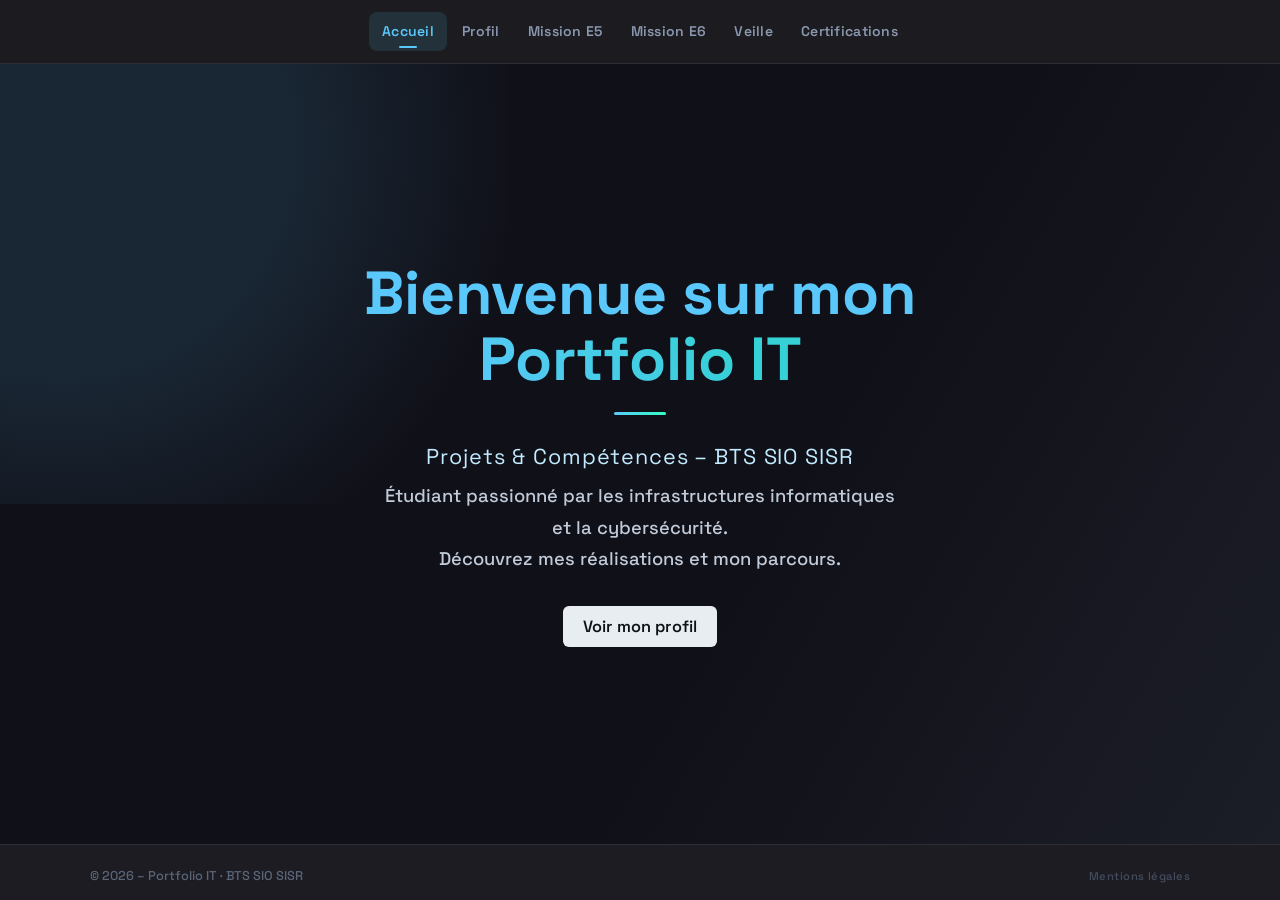
<file: index.html>
<!DOCTYPE html>
<html lang="fr">
<head>
  <meta charset="UTF-8" />
  <meta name="viewport" content="width=device-width, initial-scale=1" />
  <title>Portfolio IT – Yann BEN FERHAT</title>
  <link rel="icon" type="image/svg+xml" href="favicon.svg" />
  <link rel="stylesheet" href="style.css" />
  <style>
    .landing-wrap {
      flex: 1;
      display: flex;
      justify-content: center;
      align-items: center;
      padding: 0 20px;
      margin-top: var(--header-h);
      position: relative;
      overflow: hidden;
      background: linear-gradient(120deg, #101018 60%, #1c1e27 100%);
    }
    .landing-wrap::before {
      content: '';
      position: absolute;
      top: -160px; left: -90px;
      width: 600px; height: 600px;
      background: radial-gradient(circle at 25% 40%, rgba(90,200,250,0.12) 40%, transparent 80%);
      pointer-events: none;
      animation: moveGlow 9s ease-in-out infinite alternate;
    }
    @keyframes moveGlow {
      from { top: -160px; left: -90px; }
      to   { top: 80px; left: 200px; }
    }
    .landing-hero {
      max-width: 760px;
      text-align: center;
      z-index: 1;
      position: relative;
    }
    .landing-hero h1 {
      font-weight: 700;
      font-size: clamp(2.2rem, 5.5vw, 3.8rem);
      color: var(--accent);
      margin: 0 0 20px 0;
      line-height: 1.08;
      opacity: 0;
      animation: fadeSlide 0.9s forwards;
    }
    .landing-hero h1 .accent {
      background: linear-gradient(45deg, #5ac8fa, #35d1d5 75%);
      -webkit-background-clip: text;
      -webkit-text-fill-color: transparent;
      font-weight: 700;
    }
    .divider {
      width: 52px; height: 3px;
      background: linear-gradient(90deg, #5ac8fa 0%, #33ffc1 100%);
      border-radius: 4px;
      margin: 0 auto 28px;
      opacity: 0;
      animation: fadeIn 1s forwards 0.5s;
    }
    .subtitle {
      font-size: 1.35rem;
      color: #c1eaff;
      letter-spacing: .04em;
      opacity: 0;
      animation: fadeIn 1s forwards 0.8s;
      margin-bottom: 10px;
    }
    .landing-hero p {
      font-weight: 500;
      font-size: 1.15rem;
      color: #c0cad8;
      max-width: 520px;
      margin: 0 auto;
      line-height: 1.7;
      opacity: 0;
      animation: fadeIn 1s forwards 1.1s;
    }
    @keyframes fadeSlide {
      from { opacity: 0; transform: translateY(-24px); }
      to   { opacity: 1; transform: translateY(0); }
    }
    @keyframes fadeIn {
      from { opacity: 0; }
      to   { opacity: 1; }
    }
  </style>
</head>
<body>
<header></header>

<div class="landing-wrap">
  <div class="landing-hero">
    <h1>Bienvenue sur mon <span class="accent">Portfolio IT</span></h1>
    <div class="divider"></div>
    <div class="subtitle">Projets & Compétences – BTS SIO SISR</div>
    <p>Étudiant passionné par les infrastructures informatiques et la cybersécurité.<br>
       Découvrez mes réalisations et mon parcours.</p>
    <a href="profil.html" class="btn-primary" style="margin-top:32px;">Voir mon profil</a>
  </div>
</div>

<footer></footer>
<script src="nav.js"></script>
</body>
</html>
</file>
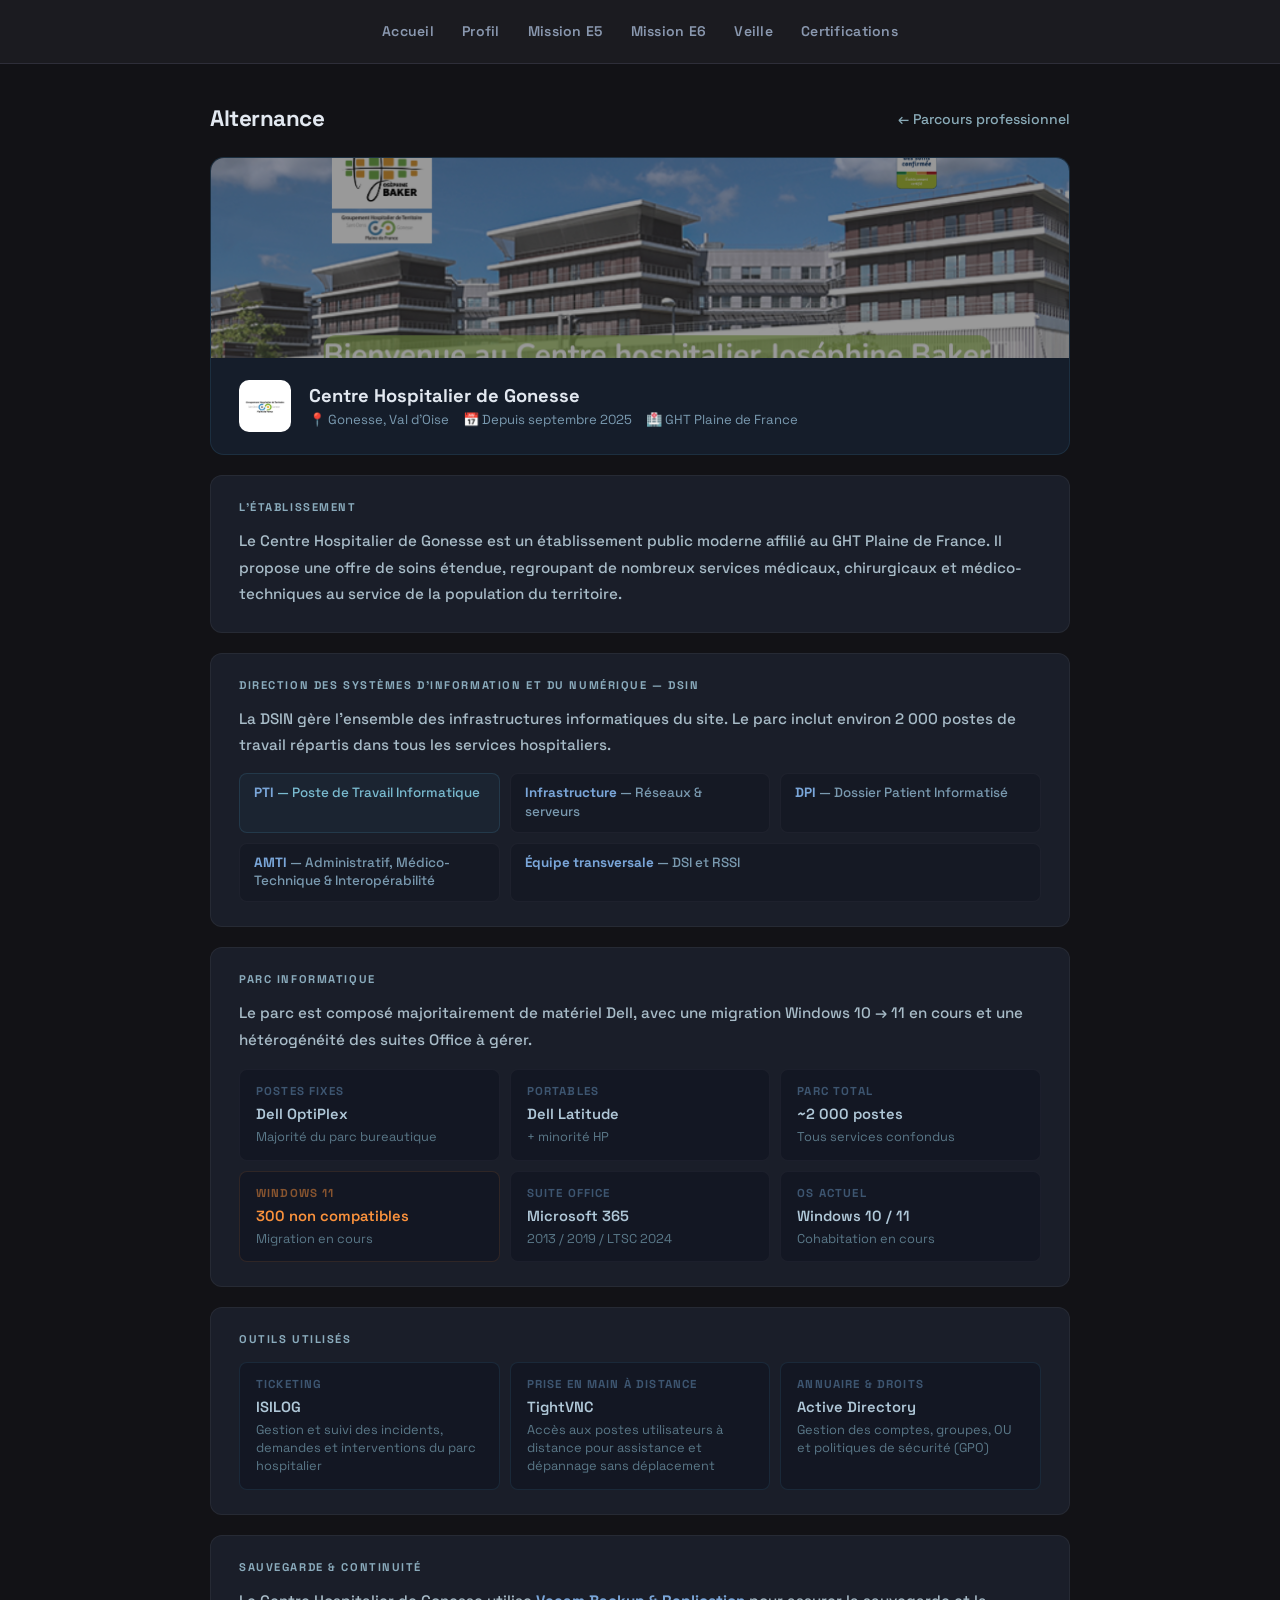
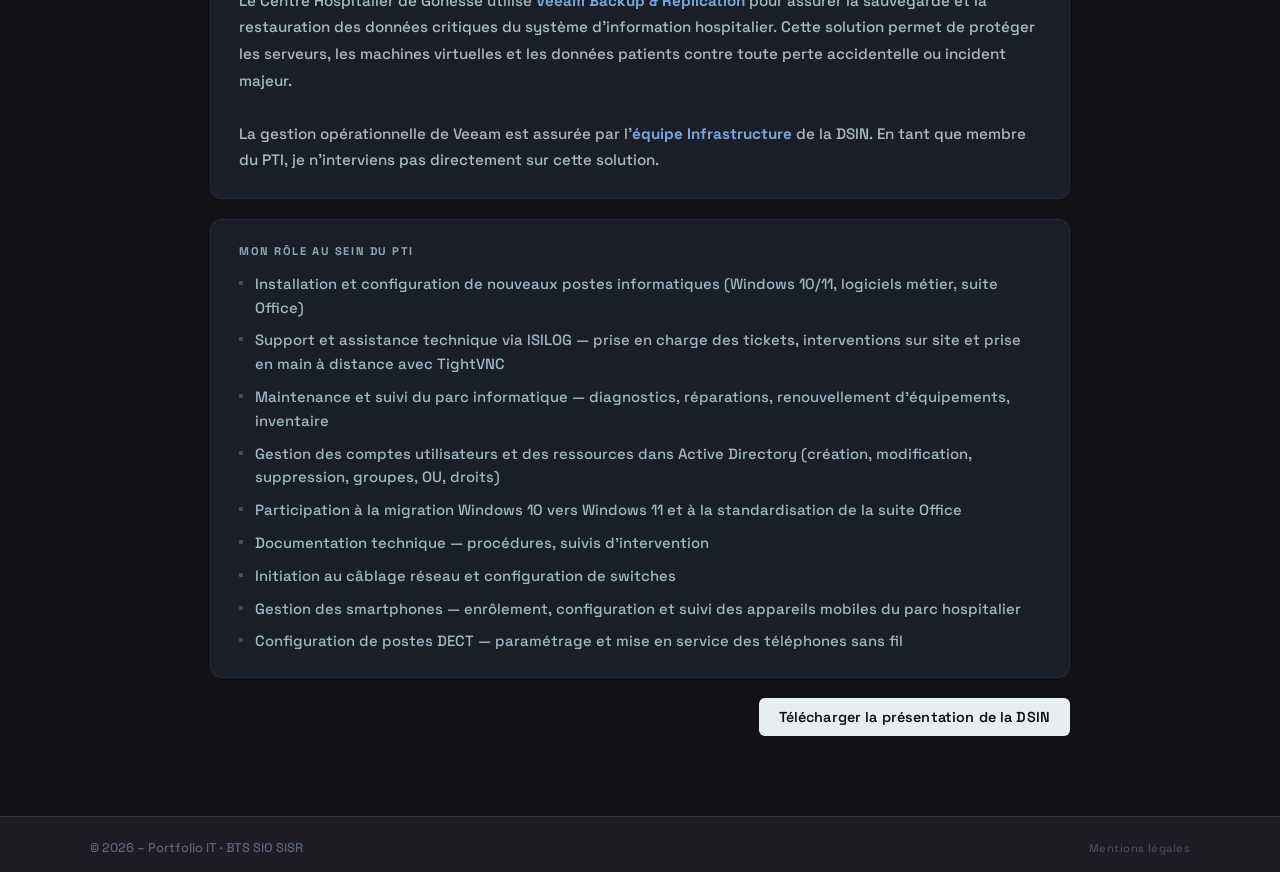
<file: alternance.html>
<!DOCTYPE html>
<html lang="fr">
<head>
  <meta charset="UTF-8" />
  <meta name="viewport" content="width=device-width, initial-scale=1" />
  <title>Alternance – Centre Hospitalier de Gonesse</title>
  <link rel="icon" type="image/svg+xml" href="favicon.svg" />
  <link rel="stylesheet" href="style.css" />
  <style>
    .alt-page {
      max-width: 860px;
      width: 90%;
      margin: calc(var(--header-h) + 40px) auto 80px auto;
      display: flex;
      flex-direction: column;
      gap: 20px;
    }
    .alt-header {
      display: flex;
      align-items: center;
      justify-content: space-between;
      margin-bottom: 4px;
    }
    .back-btn {
      display: inline-flex;
      align-items: center;
      gap: 6px;
      color: #8aabb8;
      font-size: 0.88rem;
      font-weight: 500;
      text-decoration: none;
      transition: color 0.2s;
    }
    .back-btn:hover { color: #b8d4e4; }

    /* Hero */
    .hero-card {
      background: rgba(22, 30, 44, 0.97);
      border: 1px solid rgba(90,200,250,0.1);
      border-radius: 14px;
      overflow: hidden;
    }
    .hero-img {
      width: 100%;
      height: 200px;
      object-fit: cover;
      display: block;
      filter: brightness(0.6) saturate(0.7);
    }
    .hero-body {
      padding: 22px 28px;
      display: flex;
      align-items: center;
      gap: 18px;
    }
    .hero-logo {
      width: 52px; height: 52px;
      border-radius: 10px;
      background: #fff;
      padding: 5px;
      display: flex; align-items: center; justify-content: center;
      flex-shrink: 0;
    }
    .hero-logo img { width: 100%; height: 100%; object-fit: contain; }
    .hero-title { font-size: 1.15rem; font-weight: 700; color: #e2e8f0; margin-bottom: 4px; }
    .hero-meta { font-size: 0.82rem; color: #7a9ab0; display: flex; gap: 14px; flex-wrap: wrap; }

    /* Cards */
    .section-card {
      background: rgba(28, 32, 44, 0.92);
      border: 1px solid rgba(255,255,255,0.05);
      border-radius: 12px;
      padding: 24px 28px;
    }
    .section-label {
      font-size: 0.7rem;
      font-weight: 700;
      letter-spacing: 0.14em;
      text-transform: uppercase;
      color: #8aabbc;
      margin-bottom: 14px;
    }
    .section-text {
      font-size: 0.95rem;
      color: #a8bcc8;
      line-height: 1.75;
      font-weight: 500;
    }

    /* Infra grid */
    .infra-grid {
      display: grid;
      grid-template-columns: repeat(3, 1fr);
      gap: 10px;
      margin-top: 16px;
    }
    .infra-item {
      background: rgba(18, 22, 34, 0.8);
      border: 1px solid rgba(255,255,255,0.04);
      border-radius: 8px;
      padding: 14px 16px;
    }
    .infra-item-label {
      font-size: 0.72rem;
      font-weight: 700;
      letter-spacing: 0.1em;
      text-transform: uppercase;
      color: #3d5570;
      margin-bottom: 6px;
    }
    .infra-item-value {
      font-size: 0.92rem;
      font-weight: 600;
      color: #b0c8d8;
      line-height: 1.4;
    }
    .infra-item-sub {
      font-size: 0.8rem;
      color: #5a7888;
      margin-top: 3px;
      line-height: 1.4;
    }
    .infra-item.warn {
      border-color: rgba(251,146,60,0.12);
    }
    .infra-item.warn .infra-item-value { color: #fb923c; }
    .infra-item.warn .infra-item-label { color: rgba(251,146,60,0.5); }

    /* Pôles */
    .poles-grid {
      display: grid;
      grid-template-columns: repeat(3, 1fr);
      gap: 10px;
      margin-top: 14px;
    }
    .pole-item {
      background: rgba(20, 24, 36, 0.8);
      border: 1px solid rgba(255,255,255,0.04);
      border-radius: 8px;
      padding: 10px 14px;
      font-size: 0.84rem;
      color: #7a9ab0;
      line-height: 1.4;
      font-weight: 500;
    }
    .pole-item.highlight {
      border-color: rgba(90,200,250,0.12);
      color: #7abbd0;
      background: rgba(90,200,250,0.04);
    }

    /* Rôles */
    .roles-list {
      display: flex;
      flex-direction: column;
      gap: 9px;
      margin-top: 4px;
    }
    .role-item {
      display: flex;
      gap: 12px;
      align-items: flex-start;
      font-size: 0.93rem;
      color: #a0b8c8;
      line-height: 1.6;
      font-weight: 500;
    }
    .role-item::before {
      content: '';
      width: 4px; height: 4px;
      border-radius: 1px;
      background: #3a5268;
      flex-shrink: 0;
      margin-top: 9px;
    }

    .alt-actions { display: flex; justify-content: flex-end; }
  </style>
</head>
<body>
<header></header>

<div class="alt-page">

  <div class="alt-header">
    <div style="font-size:1.4rem;font-weight:700;color:#e2e8f0;letter-spacing:-0.02em;">Alternance</div>
    <a href="parcours-professionnel.html" class="back-btn">← Parcours professionnel</a>
  </div>

  <!-- Hero -->
  <div class="hero-card">
    <img class="hero-img" src="images/hopital-gonesse.png" alt="Centre Hospitalier de Gonesse">
    <div class="hero-body">
      <div class="hero-logo">
        <img src="images/logo-gonesse.jpg" alt="Logo CH Gonesse">
      </div>
      <div>
        <div class="hero-title">Centre Hospitalier de Gonesse</div>
        <div class="hero-meta">
          <span>📍 Gonesse, Val d'Oise</span>
          <span>📅 Depuis septembre 2025</span>
          <span>🏥 GHT Plaine de France</span>
        </div>
      </div>
    </div>
  </div>

  <!-- Établissement -->
  <div class="section-card">
    <div class="section-label">L'établissement</div>
    <div class="section-text">
      Le Centre Hospitalier de Gonesse est un établissement public moderne affilié au GHT Plaine de France. Il propose une offre de soins étendue, regroupant de nombreux services médicaux, chirurgicaux et médico-techniques au service de la population du territoire.
    </div>
  </div>

  <!-- DSIN -->
  <div class="section-card">
    <div class="section-label">Direction des Systèmes d'Information et du Numérique — DSIN</div>
    <div class="section-text">
      La DSIN gère l'ensemble des infrastructures informatiques du site. Le parc inclut environ 2 000 postes de travail répartis dans tous les services hospitaliers.
    </div>
    <div class="poles-grid">
      <div class="pole-item highlight"><strong>PTI</strong> — Poste de Travail Informatique</div>
      <div class="pole-item"><strong>Infrastructure</strong> — Réseaux & serveurs</div>
      <div class="pole-item"><strong>DPI</strong> — Dossier Patient Informatisé</div>
      <div class="pole-item"><strong>AMTI</strong> — Administratif, Médico-Technique & Interopérabilité</div>
      <div class="pole-item" style="grid-column: span 2;"><strong>Équipe transversale</strong> — DSI et RSSI</div>
    </div>
  </div>

  <!-- Parc informatique -->  
  <div class="section-card">
    <div class="section-label">Parc informatique</div>
    <div class="section-text">
      Le parc est composé majoritairement de matériel Dell, avec une migration Windows 10 → 11 en cours et une hétérogénéité des suites Office à gérer.
    </div>
    <div class="infra-grid">
      <div class="infra-item">
        <div class="infra-item-label">Postes fixes</div>
        <div class="infra-item-value">Dell OptiPlex</div>
        <div class="infra-item-sub">Majorité du parc bureautique</div>
      </div>
      <div class="infra-item">
        <div class="infra-item-label">Portables</div>
        <div class="infra-item-value">Dell Latitude</div>
        <div class="infra-item-sub">+ minorité HP</div>
      </div>
      <div class="infra-item">
        <div class="infra-item-label">Parc total</div>
        <div class="infra-item-value">~2 000 postes</div>
        <div class="infra-item-sub">Tous services confondus</div>
      </div>
      <div class="infra-item warn">
        <div class="infra-item-label">Windows 11</div>
        <div class="infra-item-value">300 non compatibles</div>
        <div class="infra-item-sub">Migration en cours</div>
      </div>
      <div class="infra-item">
        <div class="infra-item-label">Suite Office</div>
        <div class="infra-item-value">Microsoft 365</div>
        <div class="infra-item-sub">2013 / 2019 / LTSC 2024</div>
      </div>
      <div class="infra-item">
        <div class="infra-item-label">OS actuel</div>
        <div class="infra-item-value">Windows 10 / 11</div>
        <div class="infra-item-sub">Cohabitation en cours</div>
      </div>
    </div>
  </div>

  <!-- Outils -->
  <div class="section-card">
    <div class="section-label">Outils utilisés</div>
    <div class="infra-grid">
      <div class="infra-item" style="border-color:rgba(90,200,250,0.1);">
        <div class="infra-item-label">Ticketing</div>
        <div class="infra-item-value">ISILOG</div>
        <div class="infra-item-sub">Gestion et suivi des incidents, demandes et interventions du parc hospitalier</div>
      </div>
      <div class="infra-item" style="border-color:rgba(90,200,250,0.1);">
        <div class="infra-item-label">Prise en main à distance</div>
        <div class="infra-item-value">TightVNC</div>
        <div class="infra-item-sub">Accès aux postes utilisateurs à distance pour assistance et dépannage sans déplacement</div>
      </div>
      <div class="infra-item" style="border-color:rgba(90,200,250,0.1);">
        <div class="infra-item-label">Annuaire & droits</div>
        <div class="infra-item-value">Active Directory</div>
        <div class="infra-item-sub">Gestion des comptes, groupes, OU et politiques de sécurité (GPO)</div>
      </div>
    </div>
  </div>

  <!-- Sauvegarde -->
  <div class="section-card">
    <div class="section-label">Sauvegarde & continuité</div>
    <div class="section-text">
      Le Centre Hospitalier de Gonesse utilise <strong>Veeam Backup & Replication</strong> pour assurer la sauvegarde et la restauration des données critiques du système d'information hospitalier. Cette solution permet de protéger les serveurs, les machines virtuelles et les données patients contre toute perte accidentelle ou incident majeur.<br><br>
      La gestion opérationnelle de Veeam est assurée par l'<strong>équipe Infrastructure</strong> de la DSIN. En tant que membre du PTI, je n'interviens pas directement sur cette solution.
    </div>
  </div>

  <!-- Rôle -->
  <div class="section-card">
    <div class="section-label">Mon rôle au sein du PTI</div>
    <div class="roles-list">
      <div class="role-item">Installation et configuration de nouveaux postes informatiques (Windows 10/11, logiciels métier, suite Office)</div>
      <div class="role-item">Support et assistance technique via ISILOG — prise en charge des tickets, interventions sur site et prise en main à distance avec TightVNC</div>
      <div class="role-item">Maintenance et suivi du parc informatique — diagnostics, réparations, renouvellement d'équipements, inventaire</div>
      <div class="role-item">Gestion des comptes utilisateurs et des ressources dans Active Directory (création, modification, suppression, groupes, OU, droits)</div>
      <div class="role-item">Participation à la migration Windows 10 vers Windows 11 et à la standardisation de la suite Office</div>
      <div class="role-item">Documentation technique — procédures, suivis d'intervention</div>
      <div class="role-item">Initiation au câblage réseau et configuration de switches</div>
      <div class="role-item">Gestion des smartphones — enrôlement, configuration et suivi des appareils mobiles du parc hospitalier</div>
      <div class="role-item">Configuration de postes DECT — paramétrage et mise en service des téléphones sans fil</div>
    </div>
  </div>

  <div class="alt-actions">
    <a href="docs/presentation-entreprise.pdf" target="_blank" class="btn-primary" style="font-size:0.9rem;padding:10px 20px;">
      Télécharger la présentation de la DSIN
    </a>
  </div>

</div>

<footer></footer>
<script src="nav.js"></script>
</body>
</html>
</file>
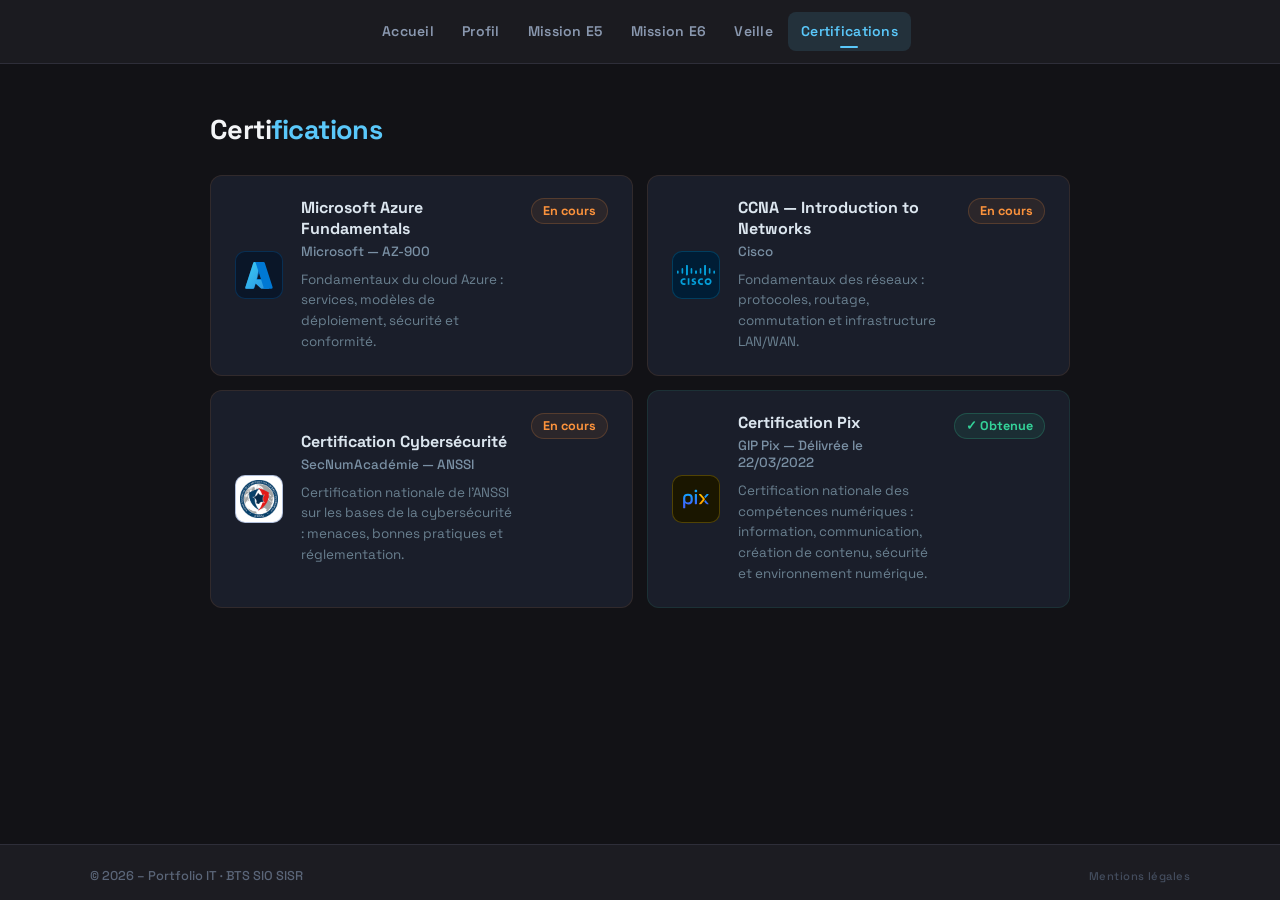
<file: certifications.html>
<!DOCTYPE html>
<html lang="fr">
<head>
  <meta charset="UTF-8" />
  <meta name="viewport" content="width=device-width, initial-scale=1" />
  <title>Certifications – Yann BEN FERHAT</title>
  <link rel="icon" type="image/svg+xml" href="favicon.svg" />
  <link rel="stylesheet" href="style.css" />
  <style>
    .cert-page {
      max-width: 860px;
      width: 90%;
      margin: calc(var(--header-h) + 48px) auto 80px auto;
      display: flex;
      flex-direction: column;
      gap: 28px;
    }
    .cert-title {
      font-size: 1.7rem;
      font-weight: 700;
      color: #f3f4f6;
      letter-spacing: -0.02em;
    }
    .cert-title span { color: var(--accent); }

    .cert-grid {
      display: grid;
      grid-template-columns: repeat(2, 1fr);
      gap: 14px;
    }

    .cert-card {
      background: rgba(28, 32, 44, 0.95);
      border: 1px solid rgba(255,255,255,0.05);
      border-radius: 12px;
      padding: 22px 24px;
      display: flex;
      align-items: center;
      gap: 18px;
      text-decoration: none;
      transition: border-color 0.25s, transform 0.2s;
      position: relative;
    }
    .cert-card.is-link:hover {
      border-color: rgba(90,200,250,0.25);
      transform: translateY(-2px);
    }
    .cert-card.is-wip {
      border-color: rgba(251,146,60,0.1);
    }
    .cert-card.is-wip:hover {
      border-color: rgba(251,146,60,0.25);
      transform: translateY(-2px);
    }
    .cert-card.is-done {
      border-color: rgba(52,211,153,0.1);
    }
    .cert-card.is-done:hover {
      border-color: rgba(52,211,153,0.28);
      transform: translateY(-2px);
    }

    .cert-logo {
      width: 48px; height: 48px;
      border-radius: 10px;
      background: rgba(255,255,255,0.04);
      border: 1px solid rgba(255,255,255,0.07);
      display: flex; align-items: center; justify-content: center;
      font-size: 1.4rem;
      flex-shrink: 0;
    }

    .cert-body { flex: 1; }
    .cert-name {
      font-size: 1rem;
      font-weight: 700;
      color: #dce6ef;
      margin-bottom: 3px;
      line-height: 1.3;
    }
    .cert-org {
      font-size: 0.84rem;
      color: #7a90a4;
      margin-bottom: 10px;
      font-weight: 500;
    }
    .cert-desc {
      font-size: 0.84rem;
      color: #6a8090;
      line-height: 1.55;
    }

    .badge {
      display: inline-flex;
      align-items: center;
      gap: 5px;
      padding: 4px 11px;
      border-radius: 999px;
      font-size: 0.79rem;
      font-weight: 700;
      white-space: nowrap;
      flex-shrink: 0;
      align-self: flex-start;
    }
    .badge.obtained {
      background: rgba(52,211,153,0.09);
      border: 1px solid rgba(52,211,153,0.22);
      color: #34d399;
    }
    .badge.wip {
      background: rgba(251,146,60,0.08);
      border: 1px solid rgba(251,146,60,0.2);
      color: #fb923c;
    }

    /* Score Pix */
    .pix-score {
      display: flex;
      align-items: center;
      gap: 10px;
      margin-top: 10px;
    }
    .pix-score-num {
      font-size: 1.4rem;
      font-weight: 800;
      color: #f6c90e;
      line-height: 1;
    }
    .pix-score-label {
      font-size: 0.78rem;
      color: #7a8a6a;
      line-height: 1.3;
    }
    .pix-bar-wrap {
      flex: 1;
      height: 4px;
      background: rgba(255,255,255,0.06);
      border-radius: 2px;
      overflow: hidden;
    }
    .pix-bar {
      height: 100%;
      width: 26%; /* 200/768 */
      background: linear-gradient(90deg, #f6c90e, #f0a500);
      border-radius: 2px;
    }

    .cert-verify {
      font-size: 0.78rem;
      color: #3d5570;
      margin-top: 8px;
      display: flex;
      align-items: center;
      gap: 5px;
    }
    .cert-verify a {
      color: #4a7a9b;
      text-decoration: none;
      transition: color 0.2s;
    }
    .cert-verify a:hover { color: #7abbd0; }
  </style>
</head>
<body>
<header></header>

<div class="cert-page">
  <div class="cert-title">Certi<span>fications</span></div>

  <div class="cert-grid">

    <!-- AZ-900 -->
    <div class="cert-card is-wip">
      <div class="cert-logo" style="background:#0a1628;border-color:rgba(0,120,212,0.25);padding:8px;">
        <img src="images/azure.svg" alt="Azure" style="width:100%;height:100%;object-fit:contain;">
      </div>
      <div class="cert-body">
        <div class="cert-name">Microsoft Azure Fundamentals</div>
        <div class="cert-org">Microsoft — AZ-900</div>
        <div class="cert-desc">Fondamentaux du cloud Azure : services, modèles de déploiement, sécurité et conformité.</div>
      </div>
      <div class="badge wip">En cours</div>
    </div>

    <!-- CCNA -->
    <div class="cert-card is-wip">
      <div class="cert-logo" style="background:#001d35;border-color:rgba(4,159,217,0.25);padding:4px;">
        <img src="images/cisco.svg" alt="Cisco" style="width:100%;height:auto;object-fit:contain;">
      </div>
      <div class="cert-body">
        <div class="cert-name">CCNA — Introduction to Networks</div>
        <div class="cert-org">Cisco</div>
        <div class="cert-desc">Fondamentaux des réseaux : protocoles, routage, commutation et infrastructure LAN/WAN.</div>
      </div>
      <div class="badge wip">En cours</div>
    </div>

    <!-- Cyber état -->
    <div class="cert-card is-wip">
      <div class="cert-logo" style="background:#fff;border-color:rgba(0,49,137,0.3);padding:4px;">
        <img src="images/image.png" alt="ANSSI" style="width:100%;height:auto;object-fit:contain;border-radius:4px;">
      </div>
      <div class="cert-body">
        <div class="cert-name">Certification Cybersécurité</div>
        <div class="cert-org">SecNumAcadémie — ANSSI</div>
        <div class="cert-desc">Certification nationale de l'ANSSI sur les bases de la cybersécurité : menaces, bonnes pratiques et réglementation.</div>
      </div>
      <div class="badge wip">En cours</div>
    </div>

    <!-- Pix -->
    <div class="cert-card is-done">
      <div class="cert-logo" style="background:#1a1600;border-color:rgba(244,198,14,0.25);padding:8px;">
        <img src="images/pix.svg" alt="Pix" style="width:100%;height:100%;object-fit:contain;">
      </div>
      <div class="cert-body">
        <div class="cert-name">Certification Pix</div>
        <div class="cert-org">GIP Pix — Délivrée le 22/03/2022</div>
        <div class="cert-desc">Certification nationale des compétences numériques : information, communication, création de contenu, sécurité et environnement numérique.</div>
      </div>
      <div class="badge obtained">✓ Obtenue</div>
    </div>

  </div>
</div>

<footer></footer>
<script src="nav.js"></script>
</body>
</html>
</file>
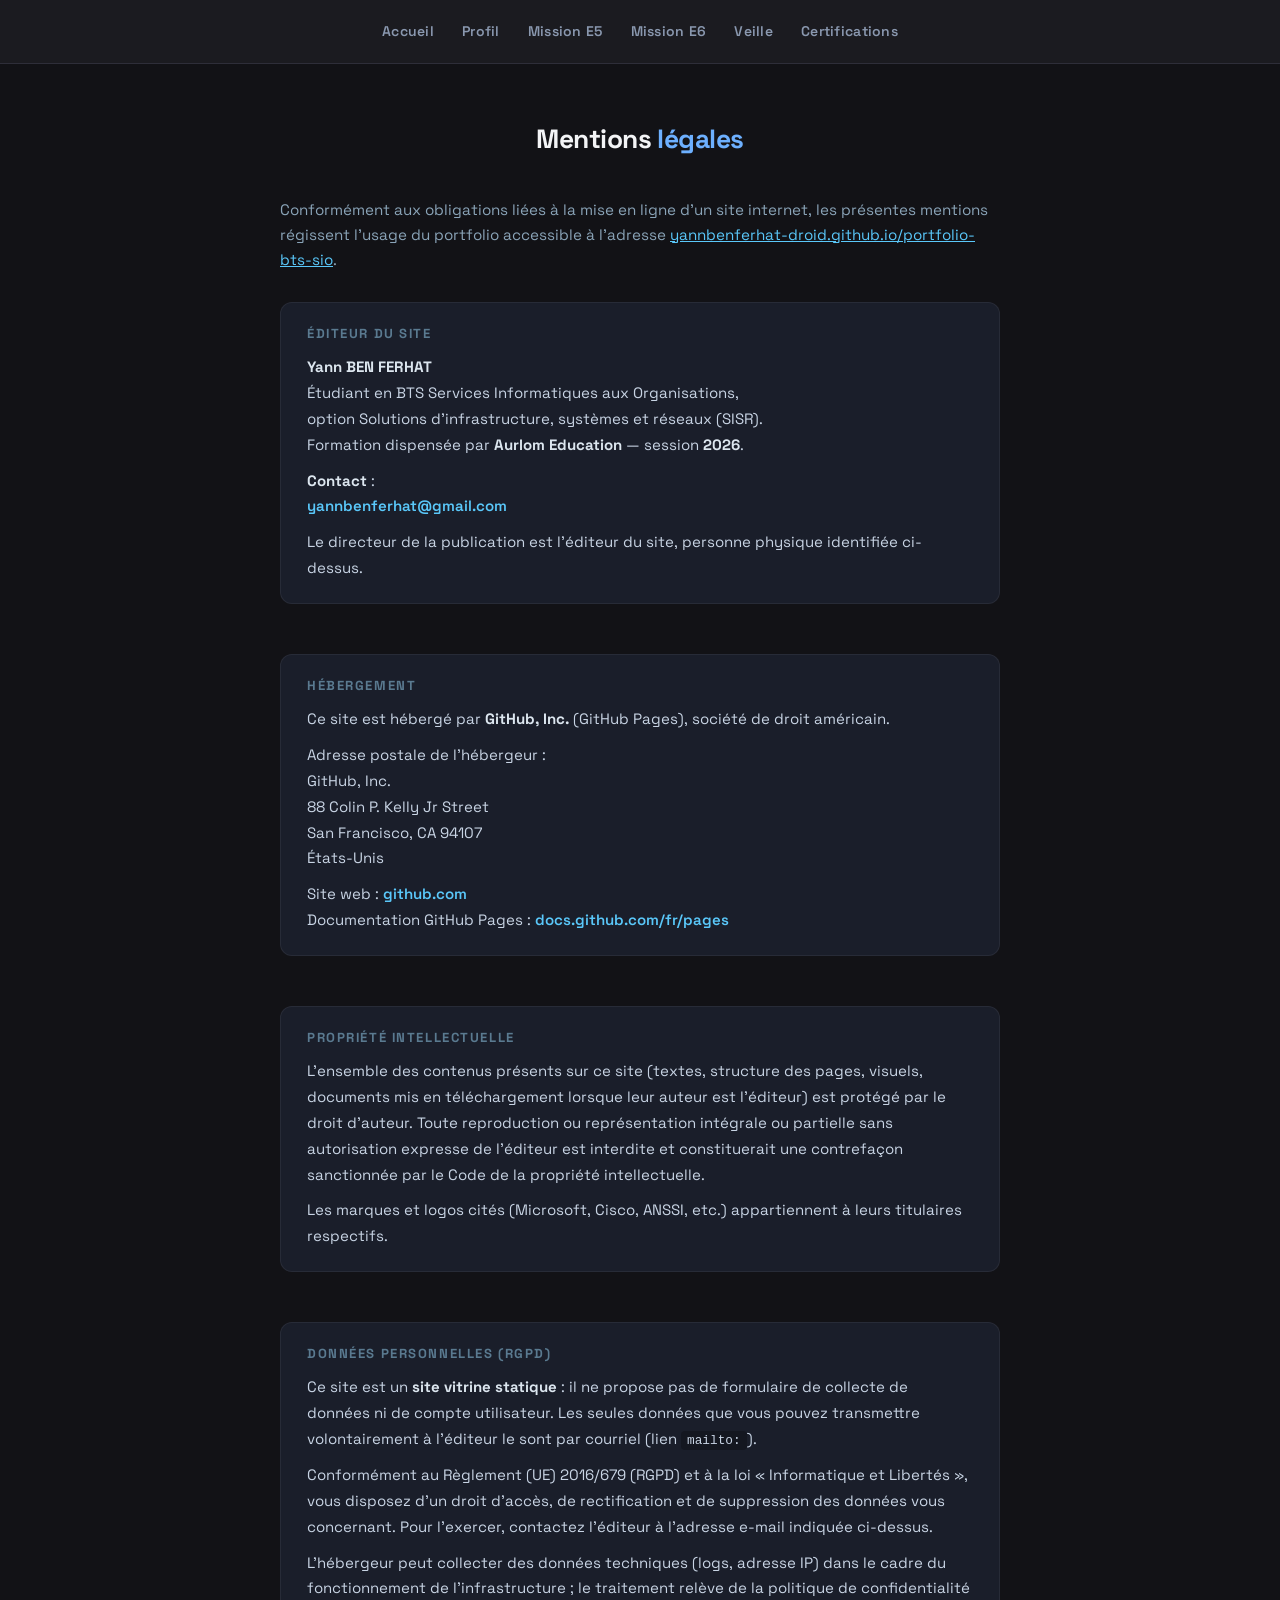
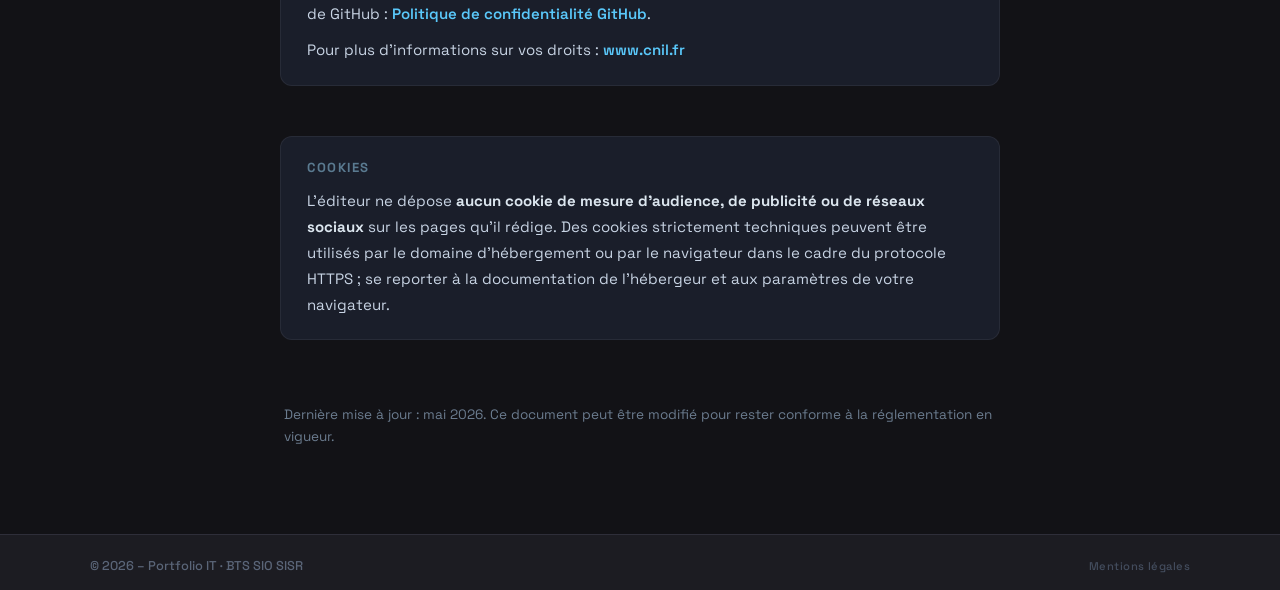
<file: mentions-legales.html>
<!DOCTYPE html>
<html lang="fr">
<head>
  <meta charset="UTF-8" />
  <meta name="viewport" content="width=device-width, initial-scale=1" />
  <meta name="description" content="Mentions légales du portfolio BTS SIO SISR – Yann BEN FERHAT, hébergement GitHub Pages." />
  <title>Mentions légales – Yann BEN FERHAT</title>
  <link rel="icon" type="image/svg+xml" href="favicon.svg" />
  <link rel="stylesheet" href="style.css" />
  <style>
    .ml-page {
      max-width: 720px;
      width: 90%;
      margin: calc(var(--header-h) + 40px) auto 72px auto;
      display: flex;
      flex-direction: column;
      gap: 22px;
    }
    .ml-title {
      font-size: 1.65rem;
      font-weight: 700;
      color: #f3f4f6;
      letter-spacing: -0.02em;
      margin-bottom: 4px;
    }
    .ml-title span { color: var(--accent2); }
    .ml-intro {
      font-size: 0.95rem;
      color: #8aa4b8;
      line-height: 1.65;
      margin-bottom: 8px;
    }
    .ml-block {
      background: rgba(28, 32, 44, 0.96);
      border: 1px solid rgba(255,255,255,0.06);
      border-radius: 12px;
      padding: 22px 26px;
    }
    .ml-block h2 {
      font-size: 0.82rem;
      font-weight: 700;
      letter-spacing: 0.12em;
      text-transform: uppercase;
      color: #5a7a90;
      margin: 0 0 12px 0;
      text-align: left;
    }
    .ml-block p, .ml-block li {
      font-size: 0.94rem;
      color: #c8d4e4;
      line-height: 1.72;
      margin: 0 0 10px 0;
    }
    .ml-block ul { margin: 8px 0 0 20px; padding: 0; }
    .ml-block li { margin-bottom: 6px; }
    .ml-block p:last-child { margin-bottom: 0; }
    .ml-block a {
      color: #5ac8fa;
      text-decoration: none;
      font-weight: 600;
    }
    .ml-block a:hover { text-decoration: underline; }
    .ml-note {
      font-size: 0.85rem;
      color: #6b7c8f;
      line-height: 1.65;
      padding: 0 4px;
    }
  </style>
</head>
<body>
<header></header>

<div class="ml-page">
  <h1 class="ml-title">Mentions <span>légales</span></h1>
  <p class="ml-intro">
    Conformément aux obligations liées à la mise en ligne d’un site internet,
    les présentes mentions régissent l’usage du portfolio accessible à l’adresse
    <a href="https://yannbenferhat-droid.github.io/portfolio-bts-sio/" style="color:#5ac8fa;">yannbenferhat-droid.github.io/portfolio-bts-sio</a>.
  </p>

  <section class="ml-block">
    <h2>Éditeur du site</h2>
    <p>
      <strong style="color:#dce6ef;">Yann BEN FERHAT</strong><br />
      Étudiant en BTS Services Informatiques aux Organisations,<br />
      option Solutions d’infrastructure, systèmes et réseaux (SISR).<br />
      Formation dispensée par <strong style="color:#dce6ef;">Aurlom Education</strong> — session <strong style="color:#dce6ef;">2026</strong>.
    </p>
    <p>
      <strong style="color:#dce6ef;">Contact</strong> :<br />
      <a href="mailto:yannbenferhat@gmail.com">yannbenferhat@gmail.com</a>
    </p>
    <p>
      Le directeur de la publication est l’éditeur du site, personne physique identifiée ci-dessus.
    </p>
  </section>

  <section class="ml-block">
    <h2>Hébergement</h2>
    <p>
      Ce site est hébergé par <strong style="color:#dce6ef;">GitHub, Inc.</strong> (GitHub Pages), société de droit américain.
    </p>
    <p>
      Adresse postale de l’hébergeur :<br />
      GitHub, Inc.<br />
      88 Colin P. Kelly Jr Street<br />
      San Francisco, CA 94107<br />
      États-Unis
    </p>
    <p>
      Site web : <a href="https://github.com" target="_blank" rel="noopener noreferrer">github.com</a><br />
      Documentation GitHub Pages : <a href="https://docs.github.com/fr/pages" target="_blank" rel="noopener noreferrer">docs.github.com/fr/pages</a>
    </p>
  </section>

  <section class="ml-block">
    <h2>Propriété intellectuelle</h2>
    <p>
      L’ensemble des contenus présents sur ce site (textes, structure des pages, visuels,
      documents mis en téléchargement lorsque leur auteur est l’éditeur) est protégé par le droit d’auteur.
      Toute reproduction ou représentation intégrale ou partielle sans autorisation expresse de l’éditeur
      est interdite et constituerait une contrefaçon sanctionnée par le Code de la propriété intellectuelle.
    </p>
    <p>
      Les marques et logos cités (Microsoft, Cisco, ANSSI, etc.) appartiennent à leurs titulaires respectifs.
    </p>
  </section>

  <section class="ml-block">
    <h2>Données personnelles (RGPD)</h2>
    <p>
      Ce site est un <strong style="color:#dce6ef;">site vitrine statique</strong> : il ne propose pas de formulaire
      de collecte de données ni de compte utilisateur. Les seules données que vous pouvez transmettre
      volontairement à l’éditeur le sont par courriel (lien <code style="background:rgba(0,0,0,0.25);padding:2px 6px;border-radius:4px;font-size:0.85em;">mailto:</code>).
    </p>
    <p>
      Conformément au Règlement (UE) 2016/679 (RGPD) et à la loi « Informatique et Libertés », vous disposez
      d’un droit d’accès, de rectification et de suppression des données vous concernant. Pour l’exercer,
      contactez l’éditeur à l’adresse e-mail indiquée ci-dessus.
    </p>
    <p>
      L’hébergeur peut collecter des données techniques (logs, adresse IP) dans le cadre du fonctionnement
      de l’infrastructure ; le traitement relève de la politique de confidentialité de GitHub :
      <a href="https://docs.github.com/fr/site-policy/privacy-policies/github-privacy-statement" target="_blank" rel="noopener noreferrer">Politique de confidentialité GitHub</a>.
    </p>
    <p>
      Pour plus d’informations sur vos droits : <a href="https://www.cnil.fr" target="_blank" rel="noopener noreferrer">www.cnil.fr</a>
    </p>
  </section>

  <section class="ml-block">
    <h2>Cookies</h2>
    <p>
      L’éditeur ne dépose <strong style="color:#dce6ef;">aucun cookie de mesure d’audience, de publicité ou de réseaux sociaux</strong>
      sur les pages qu’il rédige. Des cookies strictement techniques peuvent être utilisés par le domaine
      d’hébergement ou par le navigateur dans le cadre du protocole HTTPS ; se reporter à la documentation
      de l’hébergeur et aux paramètres de votre navigateur.
    </p>
  </section>

  <p class="ml-note">
    Dernière mise à jour : mai 2026. Ce document peut être modifié pour rester conforme à la réglementation en vigueur.
  </p>
</div>

<footer></footer>
<script src="nav.js"></script>
</body>
</html>
</file>
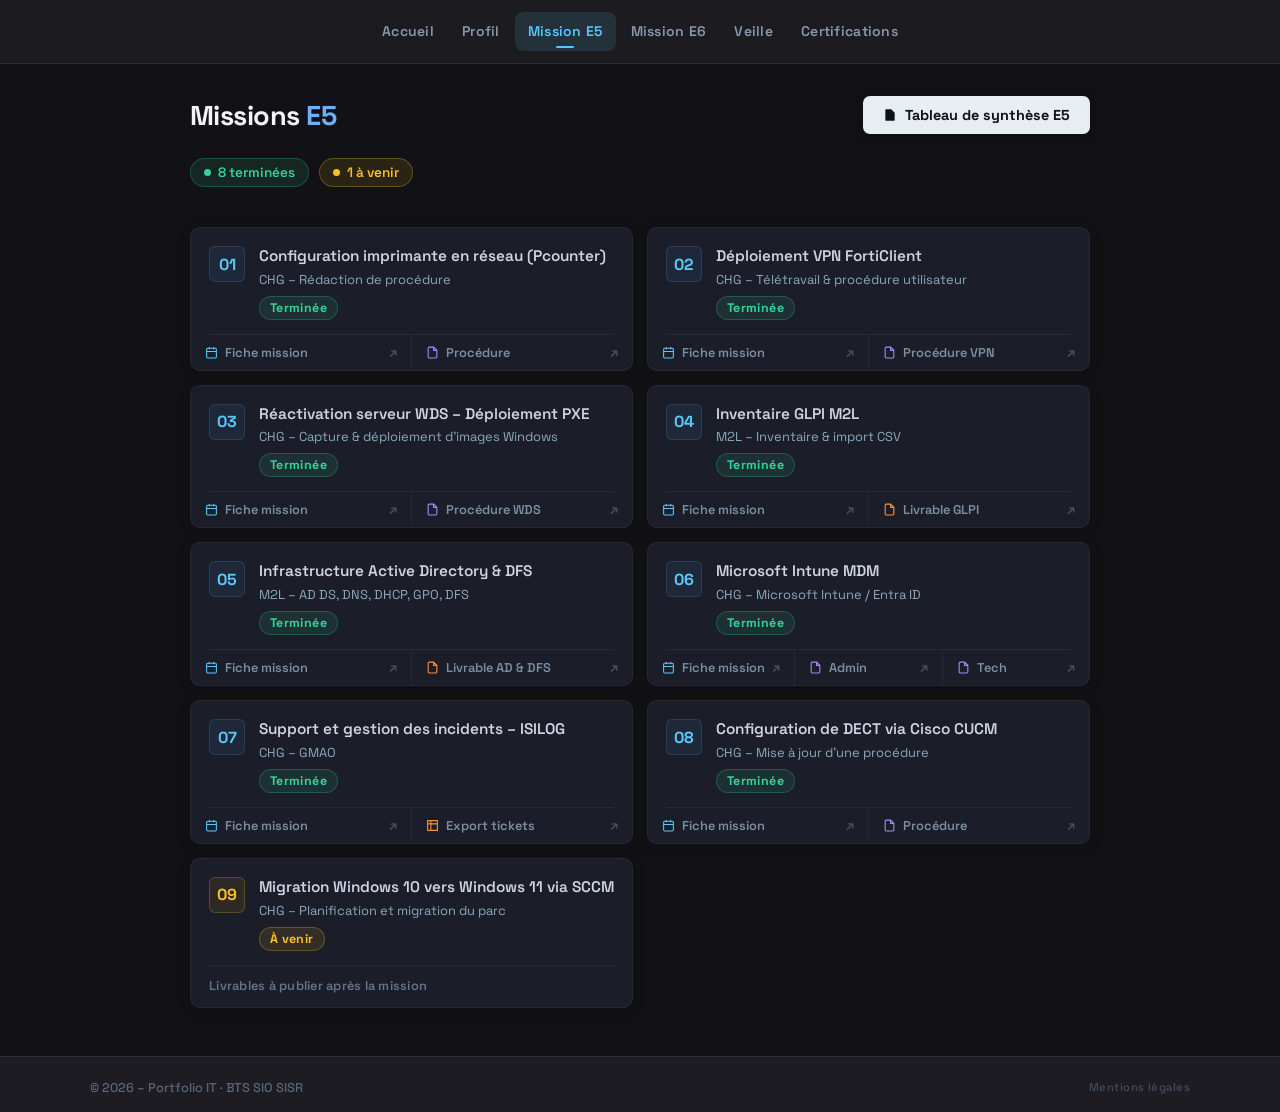
<file: mission-e5.html>
<!DOCTYPE html>
<html lang="fr">
<head>
  <meta charset="UTF-8" />
  <meta name="viewport" content="width=device-width, initial-scale=1" />
  <title>Mission E5 – Yann BEN FERHAT</title>
  <link rel="icon" type="image/svg+xml" href="favicon.svg" />
  <link rel="stylesheet" href="style.css" />
  <style>
    .e5-page {
      max-width: 900px;
      width: 90%;
      margin: calc(var(--header-h) + 32px) auto 48px auto;
      display: flex;
      flex-direction: column;
      gap: 24px;
    }

    .e5-header {
      display: flex;
      align-items: center;
      justify-content: space-between;
      gap: 16px;
      flex-wrap: wrap;
      opacity: 0;
      animation: fadeUp 0.5s forwards 0.05s;
    }
    .e5-title { font-size: 1.7rem; font-weight: 700; color: #f3f4f6; letter-spacing: -0.02em; }
    .e5-title span { color: var(--accent2); }

    .synthese-btn {
      display: inline-flex; align-items: center; gap: 8px;
      padding: 10px 20px; background: #e8edf2; border-radius: 7px;
      color: #0f1318; font-size: 0.9rem; font-weight: 700;
      text-decoration: none;
      transition: background 0.2s, transform 0.15s, box-shadow 0.2s;
      box-shadow: 0 2px 10px rgba(0,0,0,0.25);
    }
    .synthese-btn:hover { background: #fff; transform: translateY(-2px); box-shadow: 0 4px 18px rgba(0,0,0,0.35); }
    .synthese-btn svg { width: 14px; height: 14px; flex-shrink: 0; }

    /* Stats */
    .e5-stats {
      display: flex; gap: 10px; flex-wrap: wrap;
      opacity: 0; animation: fadeUp 0.5s forwards 0.1s;
    }
    .stat-chip { display: inline-flex; align-items: center; gap: 7px; padding: 5px 13px; border-radius: 999px; font-size: 0.85rem; font-weight: 600; }
    .stat-chip.done  { background: rgba(52,211,153,0.1);  border: 1px solid rgba(52,211,153,0.25); color: #34d399; }
    .stat-chip.empty { background: rgba(100,116,139,0.1); border: 1px solid rgba(100,116,139,0.2); color: #64748b; }
    .stat-chip.upcoming { background: rgba(251,191,36,0.1); border: 1px solid rgba(251,191,36,0.28); color: #fbbf24; }
    .stat-dot { width: 7px; height: 7px; border-radius: 50%; }
    .stat-chip.done  .stat-dot { background: #34d399; }
    .stat-chip.empty .stat-dot { background: #7a8fa0; }
    .stat-chip.upcoming .stat-dot { background: #fbbf24; }

    /* Grille 2 colonnes */
    .missions-grid {
      display: grid;
      grid-template-columns: 1fr 1fr;
      gap: 14px;
      opacity: 0;
      animation: fadeUp 0.5s forwards 0.15s;
    }
    @media(max-width: 620px) { .missions-grid { grid-template-columns: 1fr; } }

    /* Carte : flex colonne pour empiler top + divider + links */
    .mission-card {
      background: rgba(28, 30, 42, 0.98);
      border: 1px solid rgba(255,255,255,0.05);
      border-radius: 10px;
      overflow: hidden;
      box-shadow: 0 2px 14px rgba(0,0,0,0.18);
      display: flex;
      flex-direction: column;
      transition: border-color 0.25s, box-shadow 0.25s, transform 0.2s;
    }
    .mission-card:hover {
      border-color: rgba(90,200,250,0.2);
      box-shadow: 0 6px 28px rgba(0,0,0,0.28);
      transform: translateY(-2px);
    }
    .mission-card--upcoming:hover {
      border-color: rgba(251,191,36,0.22);
      box-shadow: 0 4px 22px rgba(0,0,0,0.22);
      transform: translateY(-1px);
    }
    .mission-card--upcoming .mission-num {
      background: rgba(251,191,36,0.08);
      border-color: rgba(251,191,36,0.22);
      color: #fbbf24;
    }

    /* Zone info mission */
    .mission-top {
      display: flex;
      align-items: flex-start;
      gap: 14px;
      padding: 18px 18px 14px 18px;
      flex: 1;
    }
    .mission-num {
      width: 36px; height: 36px; border-radius: 6px;
      background: rgba(90,200,250,0.07); border: 1px solid rgba(90,200,250,0.15);
      display: flex; align-items: center; justify-content: center;
      font-size: 1rem; font-weight: 700; color: #5ac8fa; flex-shrink: 0;
    }
    .mission-info { flex: 1; }
    .mission-name { font-size: 0.96rem; font-weight: 600; color: #cdd5e0; margin-bottom: 4px; line-height: 1.35; }
    .mission-meta { font-size: 0.81rem; color: #8aaabb; margin-bottom: 8px; }

    .badge {
      display: inline-flex; align-items: center; gap: 5px;
      padding: 3px 10px; border-radius: 999px;
      font-size: 0.78rem; font-weight: 700; letter-spacing: 0.03em;
    }
    .badge.done { background: rgba(52,211,153,0.1); border: 1px solid rgba(52,211,153,0.25); color: #34d399; }
    .badge.upcoming { background: rgba(251,191,36,0.1); border: 1px solid rgba(251,191,36,0.28); color: #fbbf24; }

    .mission-links--placeholder { padding: 11px 18px 13px; }
    .mission-placeholder {
      font-size: 0.8rem;
      font-weight: 600;
      color: #64748b;
      letter-spacing: 0.02em;
    }

    /* Séparateur */
    .mission-divider {
      height: 1px;
      background: rgba(255,255,255,0.05);
      margin: 0 18px;
    }

    /* Boutons docs en bas de carte */
    .mission-links {
      display: flex;
    }
    .mission-link-btn {
      display: flex;
      align-items: center;
      gap: 7px;
      flex: 1;
      padding: 9px 14px;
      text-decoration: none;
      color: #7a8fa0;
      font-size: 0.8rem;
      font-weight: 600;
      transition: background 0.18s, color 0.18s;
      border-right: 1px solid rgba(255,255,255,0.05);
    }
    .mission-link-btn:last-child { border-right: none; }
    .mission-link-btn:hover { background: rgba(255,255,255,0.04); }

    .mission-link-btn.type-fiche:hover   { color: #5ac8fa; }
    .mission-link-btn.type-proc:hover    { color: #a78bfa; }
    .mission-link-btn.type-livrable:hover { color: #fb923c; }

    .mission-link-btn svg { width: 13px; height: 13px; flex-shrink: 0; }
    .mission-link-btn.type-fiche   svg { color: #5ac8fa; }
    .mission-link-btn.type-proc    svg { color: #a78bfa; }
    .mission-link-btn.type-livrable svg { color: #fb923c; }

    .link-label { flex: 1; white-space: nowrap; overflow: hidden; text-overflow: ellipsis; }
    .link-arrow { font-size: 0.85rem; opacity: 0.45; transition: opacity 0.18s, transform 0.18s; }
    .mission-link-btn:hover .link-arrow { opacity: 1; transform: translateX(2px); }

    @keyframes fadeUp { from{opacity:0;transform:translateY(14px)} to{opacity:1;transform:translateY(0)} }
  </style>
</head>
<body>
<header></header>

<div class="e5-page">

  <div class="e5-header">
    <div class="e5-title">Missions <span>E5</span></div>
    <a href="docs/tableau_synthese_e5.pdf" target="_blank" class="synthese-btn">
      <svg viewBox="0 0 24 24" fill="currentColor"><path d="M14 2H6a2 2 0 0 0-2 2v16a2 2 0 0 0 2 2h12a2 2 0 0 0 2-2V8l-6-6z"/></svg>
      Tableau de synthèse E5
    </a>
  </div>

  <div class="e5-stats">
    <div class="stat-chip done"><span class="stat-dot"></span>8 terminées</div>
    <div class="stat-chip upcoming"><span class="stat-dot"></span>1 à venir</div>
  </div>

  <div class="missions-grid">

    <!-- Mission 1 -->
    <div class="mission-card">
      <div class="mission-top">
        <div class="mission-num">01</div>
        <div class="mission-info">
          <div class="mission-name">Configuration imprimante en réseau (Pcounter)</div>
          <div class="mission-meta">CHG – Rédaction de procédure</div>
          <div class="badge done">Terminée</div>
        </div>
      </div>
      <div class="mission-divider"></div>
      <div class="mission-links">
        <a href="docs/fiche_mission1_imprimante.pdf" target="_blank" class="mission-link-btn type-fiche">
          <svg viewBox="0 0 24 24" fill="none" stroke="currentColor" stroke-width="2"><rect x="3" y="4" width="18" height="18" rx="2"/><path d="M16 2v4M8 2v4M3 10h18"/></svg>
          <span class="link-label">Fiche mission</span>
          <span class="link-arrow">↗</span>
        </a>
        <a href="docs/procedure_imprimante.pdf" target="_blank" class="mission-link-btn type-proc">
          <svg viewBox="0 0 24 24" fill="none" stroke="currentColor" stroke-width="2"><path d="M14 2H6a2 2 0 0 0-2 2v16a2 2 0 0 0 2 2h12a2 2 0 0 0 2-2V8z"/><polyline points="14 2 14 8 20 8"/></svg>
          <span class="link-label">Procédure</span>
          <span class="link-arrow">↗</span>
        </a>
      </div>
    </div>

    <!-- Mission 2 -->
    <div class="mission-card">
      <div class="mission-top">
        <div class="mission-num">02</div>
        <div class="mission-info">
          <div class="mission-name">Déploiement VPN FortiClient</div>
          <div class="mission-meta">CHG – Télétravail &amp; procédure utilisateur</div>
          <div class="badge done">Terminée</div>
        </div>
      </div>
      <div class="mission-divider"></div>
      <div class="mission-links">
        <a href="docs/fiche_mission2_vpn_forticlient.pdf" target="_blank" class="mission-link-btn type-fiche">
          <svg viewBox="0 0 24 24" fill="none" stroke="currentColor" stroke-width="2"><rect x="3" y="4" width="18" height="18" rx="2"/><path d="M16 2v4M8 2v4M3 10h18"/></svg>
          <span class="link-label">Fiche mission</span>
          <span class="link-arrow">↗</span>
        </a>
        <a href="docs/procedure_connexion_vpn.pdf" target="_blank" class="mission-link-btn type-proc">
          <svg viewBox="0 0 24 24" fill="none" stroke="currentColor" stroke-width="2"><path d="M14 2H6a2 2 0 0 0-2 2v16a2 2 0 0 0 2 2h12a2 2 0 0 0 2-2V8z"/><polyline points="14 2 14 8 20 8"/></svg>
          <span class="link-label">Procédure VPN</span>
          <span class="link-arrow">↗</span>
        </a>
      </div>
    </div>

    <!-- Mission 3 -->
    <div class="mission-card">
      <div class="mission-top">
        <div class="mission-num">03</div>
        <div class="mission-info">
          <div class="mission-name">Réactivation serveur WDS – Déploiement PXE</div>
          <div class="mission-meta">CHG – Capture &amp; déploiement d'images Windows</div>
          <div class="badge done">Terminée</div>
        </div>
      </div>
      <div class="mission-divider"></div>
      <div class="mission-links">
        <a href="docs/fiche_mission3_wds.pdf" target="_blank" class="mission-link-btn type-fiche">
          <svg viewBox="0 0 24 24" fill="none" stroke="currentColor" stroke-width="2"><rect x="3" y="4" width="18" height="18" rx="2"/><path d="M16 2v4M8 2v4M3 10h18"/></svg>
          <span class="link-label">Fiche mission</span>
          <span class="link-arrow">↗</span>
        </a>
        <a href="docs/procedure_wds.pdf" target="_blank" class="mission-link-btn type-proc">
          <svg viewBox="0 0 24 24" fill="none" stroke="currentColor" stroke-width="2"><path d="M14 2H6a2 2 0 0 0-2 2v16a2 2 0 0 0 2 2h12a2 2 0 0 0 2-2V8z"/><polyline points="14 2 14 8 20 8"/></svg>
          <span class="link-label">Procédure WDS</span>
          <span class="link-arrow">↗</span>
        </a>
      </div>
    </div>

    <!-- Mission 4 -->
    <div class="mission-card">
      <div class="mission-top">
        <div class="mission-num">04</div>
        <div class="mission-info">
          <div class="mission-name">Inventaire GLPI M2L</div>
          <div class="mission-meta">M2L – Inventaire &amp; import CSV</div>
          <div class="badge done">Terminée</div>
        </div>
      </div>
      <div class="mission-divider"></div>
      <div class="mission-links">
        <a href="docs/fiche_mission4_glpi.pdf" target="_blank" class="mission-link-btn type-fiche">
          <svg viewBox="0 0 24 24" fill="none" stroke="currentColor" stroke-width="2"><rect x="3" y="4" width="18" height="18" rx="2"/><path d="M16 2v4M8 2v4M3 10h18"/></svg>
          <span class="link-label">Fiche mission</span>
          <span class="link-arrow">↗</span>
        </a>
        <a href="docs/livrable_glpi_m2l.pdf" target="_blank" class="mission-link-btn type-livrable">
          <svg viewBox="0 0 24 24" fill="none" stroke="currentColor" stroke-width="2"><path d="M14 2H6a2 2 0 0 0-2 2v16a2 2 0 0 0 2 2h12a2 2 0 0 0 2-2V8z"/><polyline points="14 2 14 8 20 8"/></svg>
          <span class="link-label">Livrable GLPI</span>
          <span class="link-arrow">↗</span>
        </a>
      </div>
    </div>

    <!-- Mission 5 -->
    <div class="mission-card">
      <div class="mission-top">
        <div class="mission-num">05</div>
        <div class="mission-info">
          <div class="mission-name">Infrastructure Active Directory &amp; DFS</div>
          <div class="mission-meta">M2L – AD DS, DNS, DHCP, GPO, DFS</div>
          <div class="badge done">Terminée</div>
        </div>
      </div>
      <div class="mission-divider"></div>
      <div class="mission-links">
        <a href="docs/fiche_mission5_active_directory.pdf" target="_blank" class="mission-link-btn type-fiche">
          <svg viewBox="0 0 24 24" fill="none" stroke="currentColor" stroke-width="2"><rect x="3" y="4" width="18" height="18" rx="2"/><path d="M16 2v4M8 2v4M3 10h18"/></svg>
          <span class="link-label">Fiche mission</span>
          <span class="link-arrow">↗</span>
        </a>
        <a href="docs/livrable_active_directory.pdf" target="_blank" class="mission-link-btn type-livrable">
          <svg viewBox="0 0 24 24" fill="none" stroke="currentColor" stroke-width="2"><path d="M14 2H6a2 2 0 0 0-2 2v16a2 2 0 0 0 2 2h12a2 2 0 0 0 2-2V8z"/><polyline points="14 2 14 8 20 8"/></svg>
          <span class="link-label">Livrable AD &amp; DFS</span>
          <span class="link-arrow">↗</span>
        </a>
      </div>
    </div>

    <!-- Mission 6 -->
    <div class="mission-card">
      <div class="mission-top">
        <div class="mission-num">06</div>
        <div class="mission-info">
          <div class="mission-name">Microsoft Intune MDM</div>
          <div class="mission-meta">CHG – Microsoft Intune / Entra ID</div>
          <div class="badge done">Terminée</div>
        </div>
      </div>
      <div class="mission-divider"></div>
      <div class="mission-links">
        <a href="docs/fiche_mission6_intune_mdm.pdf" target="_blank" class="mission-link-btn type-fiche">
          <svg viewBox="0 0 24 24" fill="none" stroke="currentColor" stroke-width="2"><rect x="3" y="4" width="18" height="18" rx="2"/><path d="M16 2v4M8 2v4M3 10h18"/></svg>
          <span class="link-label">Fiche mission</span>
          <span class="link-arrow">↗</span>
        </a>
        <a href="docs/procedure_intune_admin.pdf" target="_blank" class="mission-link-btn type-proc">
          <svg viewBox="0 0 24 24" fill="none" stroke="currentColor" stroke-width="2"><path d="M14 2H6a2 2 0 0 0-2 2v16a2 2 0 0 0 2 2h12a2 2 0 0 0 2-2V8z"/><polyline points="14 2 14 8 20 8"/></svg>
          <span class="link-label">Admin</span>
          <span class="link-arrow">↗</span>
        </a>
        <a href="docs/procedure_intune_enrolement.pdf" target="_blank" class="mission-link-btn type-proc">
          <svg viewBox="0 0 24 24" fill="none" stroke="currentColor" stroke-width="2"><path d="M14 2H6a2 2 0 0 0-2 2v16a2 2 0 0 0 2 2h12a2 2 0 0 0 2-2V8z"/><polyline points="14 2 14 8 20 8"/></svg>
          <span class="link-label">Tech</span>
          <span class="link-arrow">↗</span>
        </a>
      </div>
    </div>

    <!-- Mission 7 -->
    <div class="mission-card">
      <div class="mission-top">
        <div class="mission-num">07</div>
        <div class="mission-info">
          <div class="mission-name">Support et gestion des incidents – ISILOG</div>
          <div class="mission-meta">CHG – GMAO</div>
          <div class="badge done">Terminée</div>
        </div>
      </div>
      <div class="mission-divider"></div>
      <div class="mission-links">
        <a href="docs/fiche_mission7_isilog.pdf" target="_blank" class="mission-link-btn type-fiche">
          <svg viewBox="0 0 24 24" fill="none" stroke="currentColor" stroke-width="2"><rect x="3" y="4" width="18" height="18" rx="2"/><path d="M16 2v4M8 2v4M3 10h18"/></svg>
          <span class="link-label">Fiche mission</span>
          <span class="link-arrow">↗</span>
        </a>
        <a href="https://docs.google.com/spreadsheets/d/e/2PACX-1vS5FUt8KG4Of0WOJFHgwSc7NOZphKePPY-xe65iJThLsxzatvSSSCt6KmLYOaNL0w/pubhtml?widget=true&amp;headers=false" target="_blank" rel="noopener noreferrer" class="mission-link-btn type-livrable">
          <svg viewBox="0 0 24 24" fill="none" stroke="currentColor" stroke-width="2"><path d="M3 3h18v18H3V3z"/><path d="M3 9h18M9 3v18"/></svg>
          <span class="link-label">Export tickets</span>
          <span class="link-arrow">↗</span>
        </a>
      </div>
    </div>

    <!-- Mission 8 -->
    <div class="mission-card">
      <div class="mission-top">
        <div class="mission-num">08</div>
        <div class="mission-info">
          <div class="mission-name">Configuration de DECT via Cisco CUCM</div>
          <div class="mission-meta">CHG – Mise à jour d'une procédure</div>
          <div class="badge done">Terminée</div>
        </div>
      </div>
      <div class="mission-divider"></div>
      <div class="mission-links">
        <a href="docs/fiche_mission8_cucm_dect.pdf" target="_blank" class="mission-link-btn type-fiche">
          <svg viewBox="0 0 24 24" fill="none" stroke="currentColor" stroke-width="2"><rect x="3" y="4" width="18" height="18" rx="2"/><path d="M16 2v4M8 2v4M3 10h18"/></svg>
          <span class="link-label">Fiche mission</span>
          <span class="link-arrow">↗</span>
        </a>
        <a href="docs/procedure_cucm_dect.pdf" target="_blank" class="mission-link-btn type-proc">
          <svg viewBox="0 0 24 24" fill="none" stroke="currentColor" stroke-width="2"><path d="M14 2H6a2 2 0 0 0-2 2v16a2 2 0 0 0 2 2h12a2 2 0 0 0 2-2V8z"/><polyline points="14 2 14 8 20 8"/></svg>
          <span class="link-label">Procédure</span>
          <span class="link-arrow">↗</span>
        </a>
      </div>
    </div>

    <!-- Mission 9 — à venir -->
    <div class="mission-card mission-card--upcoming">
      <div class="mission-top">
        <div class="mission-num">09</div>
        <div class="mission-info">
          <div class="mission-name">Migration Windows 10 vers Windows 11 via SCCM</div>
          <div class="mission-meta">CHG – Planification et migration du parc</div>
          <div class="badge upcoming">À venir</div>
        </div>
      </div>
      <div class="mission-divider"></div>
      <div class="mission-links mission-links--placeholder">
        <span class="mission-placeholder">Livrables à publier après la mission</span>
      </div>
    </div>

  </div>

</div>

<footer></footer>
<script src="nav.js"></script>
</body>
</html>
</file>
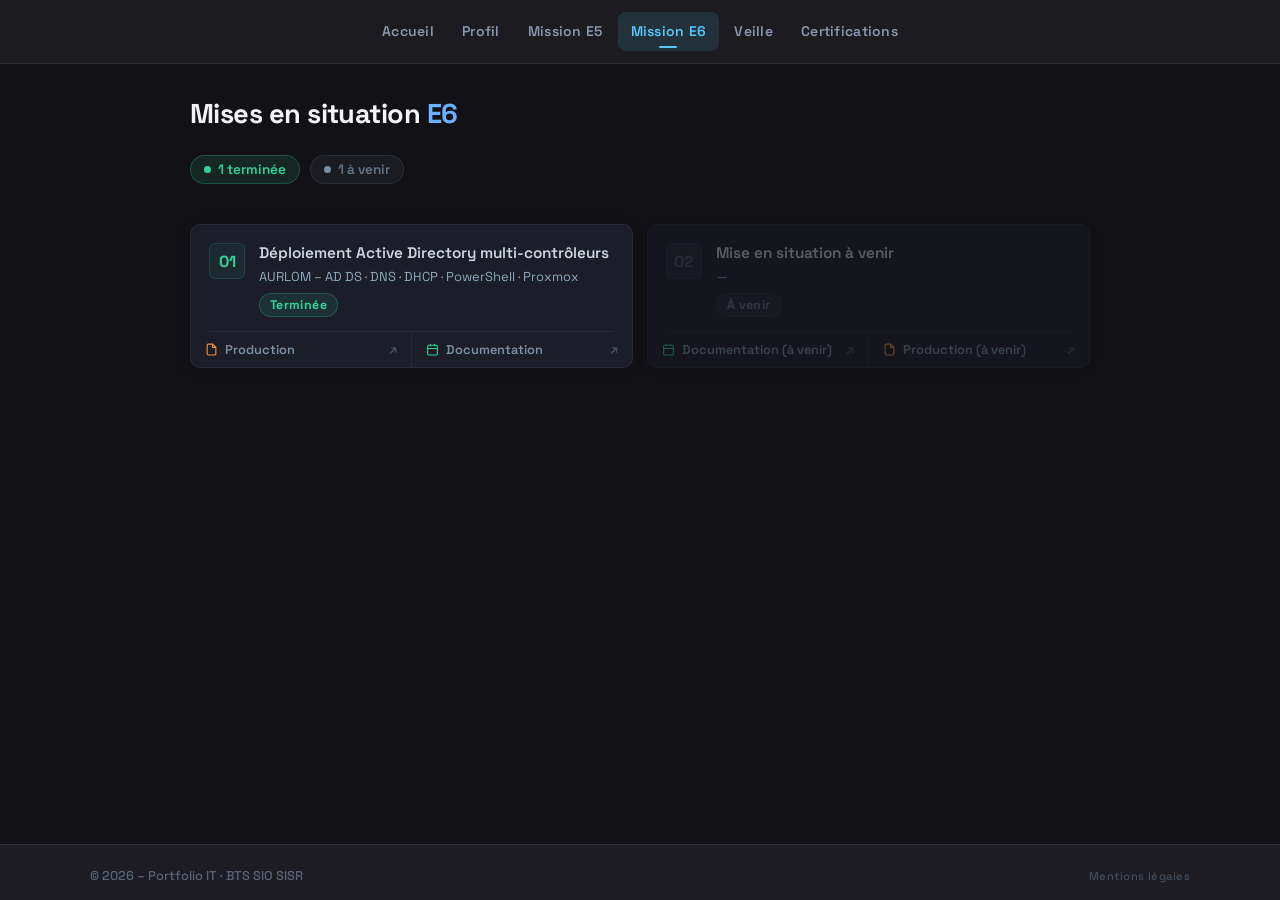
<file: mission-e6.html>
<!DOCTYPE html>
<html lang="fr">
<head>
  <meta charset="UTF-8" />
  <meta name="viewport" content="width=device-width, initial-scale=1" />
  <title>Missions E6 – Yann BEN FERHAT</title>
  <link rel="icon" type="image/svg+xml" href="favicon.svg" />
  <link rel="stylesheet" href="style.css" />
  <style>
    .e6-page {
      max-width: 900px;
      width: 90%;
      margin: calc(var(--header-h) + 32px) auto 48px auto;
      display: flex;
      flex-direction: column;
      gap: 24px;
    }

    .e6-header {
      display: flex;
      align-items: center;
      justify-content: space-between;
      gap: 16px;
      flex-wrap: wrap;
      opacity: 0;
      animation: fadeUp 0.5s forwards 0.05s;
    }
    .e6-title { font-size: 1.7rem; font-weight: 700; color: #f3f4f6; letter-spacing: -0.02em; }
    .e6-title span { color: var(--accent2); }

    /* Stats */
    .e6-stats {
      display: flex; gap: 10px; flex-wrap: wrap;
      opacity: 0; animation: fadeUp 0.5s forwards 0.1s;
    }
    .stat-chip { display: inline-flex; align-items: center; gap: 7px; padding: 5px 13px; border-radius: 999px; font-size: 0.85rem; font-weight: 600; }
    .stat-chip.done  { background: rgba(52,211,153,0.1);  border: 1px solid rgba(52,211,153,0.25); color: #34d399; }
    .stat-chip.empty { background: rgba(100,116,139,0.1); border: 1px solid rgba(100,116,139,0.2); color: #64748b; }
    .stat-dot { width: 7px; height: 7px; border-radius: 50%; }
    .stat-chip.done  .stat-dot { background: #34d399; }
    .stat-chip.empty .stat-dot { background: #7a8fa0; }

    /* Grille 2 colonnes */
    .missions-grid {
      display: grid;
      grid-template-columns: 1fr 1fr;
      gap: 14px;
      opacity: 0;
      animation: fadeUp 0.5s forwards 0.15s;
    }
    @media(max-width: 620px) { .missions-grid { grid-template-columns: 1fr; } }

    .mission-card {
      background: rgba(28, 30, 42, 0.98);
      border: 1px solid rgba(255,255,255,0.05);
      border-radius: 10px;
      overflow: hidden;
      box-shadow: 0 2px 14px rgba(0,0,0,0.18);
      display: flex;
      flex-direction: column;
      transition: border-color 0.25s, box-shadow 0.25s, transform 0.2s;
    }
    .mission-card:hover {
      border-color: rgba(52,211,153,0.2);
      box-shadow: 0 6px 28px rgba(0,0,0,0.28);
      transform: translateY(-2px);
    }
    .mission-card.is-empty {
      opacity: 0.38;
    }
    .mission-card.is-empty:hover {
      transform: none;
      border-color: rgba(255,255,255,0.05);
      box-shadow: 0 2px 14px rgba(0,0,0,0.18);
    }

    .mission-top {
      display: flex;
      align-items: flex-start;
      gap: 14px;
      padding: 18px 18px 14px 18px;
      flex: 1;
    }
    .mission-num {
      width: 36px; height: 36px; border-radius: 6px;
      background: rgba(52,211,153,0.07); border: 1px solid rgba(52,211,153,0.15);
      display: flex; align-items: center; justify-content: center;
      font-size: 1rem; font-weight: 700; color: #34d399; flex-shrink: 0;
    }
    .mission-card.is-empty .mission-num {
      background: rgba(100,116,139,0.07);
      border-color: rgba(100,116,139,0.15);
      color: #475569;
    }
    .mission-info { flex: 1; }
    .mission-name { font-size: 0.96rem; font-weight: 600; color: #cdd5e0; margin-bottom: 4px; line-height: 1.35; }
    .mission-meta { font-size: 0.81rem; color: #8aaabb; margin-bottom: 8px; }

    .badge {
      display: inline-flex; align-items: center; gap: 5px;
      padding: 3px 10px; border-radius: 999px;
      font-size: 0.78rem; font-weight: 700; letter-spacing: 0.03em;
    }
    .badge.done    { background: rgba(52,211,153,0.1);  border: 1px solid rgba(52,211,153,0.25);  color: #34d399; }
    .badge.pending { background: rgba(100,116,139,0.08); border: 1px solid rgba(100,116,139,0.15); color: #64748b; }

    .mission-divider {
      height: 1px;
      background: rgba(255,255,255,0.05);
      margin: 0 18px;
    }

    .mission-links {
      display: flex;
    }
    .mission-link-btn {
      display: flex;
      align-items: center;
      gap: 7px;
      flex: 1;
      padding: 9px 14px;
      text-decoration: none;
      color: #7a8fa0;
      font-size: 0.8rem;
      font-weight: 600;
      transition: background 0.18s, color 0.18s;
      border-right: 1px solid rgba(255,255,255,0.05);
    }
    .mission-link-btn:last-child { border-right: none; }
    .mission-link-btn:hover { background: rgba(255,255,255,0.04); }

    .mission-link-btn.type-annexe:hover  { color: #34d399; }
    .mission-link-btn.type-livrable:hover { color: #fb923c; }

    .mission-link-btn svg { width: 13px; height: 13px; flex-shrink: 0; }
    .mission-link-btn.type-annexe  svg { color: #34d399; }
    .mission-link-btn.type-livrable svg { color: #fb923c; }

    .link-label { flex: 1; white-space: nowrap; overflow: hidden; text-overflow: ellipsis; }
    .link-arrow { font-size: 0.85rem; opacity: 0.45; transition: opacity 0.18s, transform 0.18s; }
    .mission-link-btn:hover .link-arrow { opacity: 1; transform: translateX(2px); }

    @keyframes fadeUp { from{opacity:0;transform:translateY(14px)} to{opacity:1;transform:translateY(0)} }
  </style>
</head>
<body>
<header></header>

<div class="e6-page">

  <div class="e6-header">
    <div class="e6-title">Mises en situation <span>E6</span></div>
  </div>

  <div class="e6-stats">
    <div class="stat-chip done"><span class="stat-dot"></span>1 terminée</div>
    <div class="stat-chip empty"><span class="stat-dot"></span>1 à venir</div>
  </div>

  <div class="missions-grid">

    <!-- Situation 1 -->
    <div class="mission-card">
      <div class="mission-top">
        <div class="mission-num">01</div>
        <div class="mission-info">
          <div class="mission-name">Déploiement Active Directory multi-contrôleurs</div>
          <div class="mission-meta">AURLOM – AD DS · DNS · DHCP · PowerShell · Proxmox</div>
          <div class="badge done">Terminée</div>
        </div>
      </div>
      <div class="mission-divider"></div>
      <div class="mission-links">
        <a href="https://yannbenferhat-droid.github.io/portfolio-bts-sio/docs/E6_Situation1_production.pdf" target="_blank" rel="noopener noreferrer" class="mission-link-btn type-livrable">
          <svg viewBox="0 0 24 24" fill="none" stroke="currentColor" stroke-width="2"><path d="M14 2H6a2 2 0 0 0-2 2v16a2 2 0 0 0 2 2h12a2 2 0 0 0 2-2V8z"/><polyline points="14 2 14 8 20 8"/></svg>
          <span class="link-label">Production</span>
          <span class="link-arrow">↗</span>
        </a>
        <a href="https://yannbenferhat-droid.github.io/portfolio-bts-sio/docs/E6_Situation1_documentation.pdf" target="_blank" rel="noopener noreferrer" class="mission-link-btn type-annexe">
          <svg viewBox="0 0 24 24" fill="none" stroke="currentColor" stroke-width="2"><rect x="3" y="4" width="18" height="18" rx="2"/><path d="M16 2v4M8 2v4M3 10h18"/></svg>
          <span class="link-label">Documentation</span>
          <span class="link-arrow">↗</span>
        </a>
      </div>
    </div>

    <!-- Situation 2 -->
    <div class="mission-card is-empty">
      <div class="mission-top">
        <div class="mission-num">02</div>
        <div class="mission-info">
          <div class="mission-name">Mise en situation à venir</div>
          <div class="mission-meta">—</div>
          <div class="badge pending">À venir</div>
        </div>
      </div>
      <div class="mission-divider"></div>
      <div class="mission-links">
        <a href="https://yannbenferhat-droid.github.io/portfolio-bts-sio/docs/E6_Situation2_documentation.pdf" target="_blank" rel="noopener noreferrer" class="mission-link-btn type-annexe">
          <svg viewBox="0 0 24 24" fill="none" stroke="currentColor" stroke-width="2"><rect x="3" y="4" width="18" height="18" rx="2"/><path d="M16 2v4M8 2v4M3 10h18"/></svg>
          <span class="link-label">Documentation (à venir)</span>
          <span class="link-arrow">↗</span>
        </a>
        <a href="https://yannbenferhat-droid.github.io/portfolio-bts-sio/docs/E6_Situation2_production.pdf" target="_blank" rel="noopener noreferrer" class="mission-link-btn type-livrable">
          <svg viewBox="0 0 24 24" fill="none" stroke="currentColor" stroke-width="2"><path d="M14 2H6a2 2 0 0 0-2 2v16a2 2 0 0 0 2 2h12a2 2 0 0 0 2-2V8z"/><polyline points="14 2 14 8 20 8"/></svg>
          <span class="link-label">Production (à venir)</span>
          <span class="link-arrow">↗</span>
        </a>
      </div>
    </div>

  </div>
</div>

<footer></footer>
<script src="nav.js"></script>
</body>
</html>
</file>
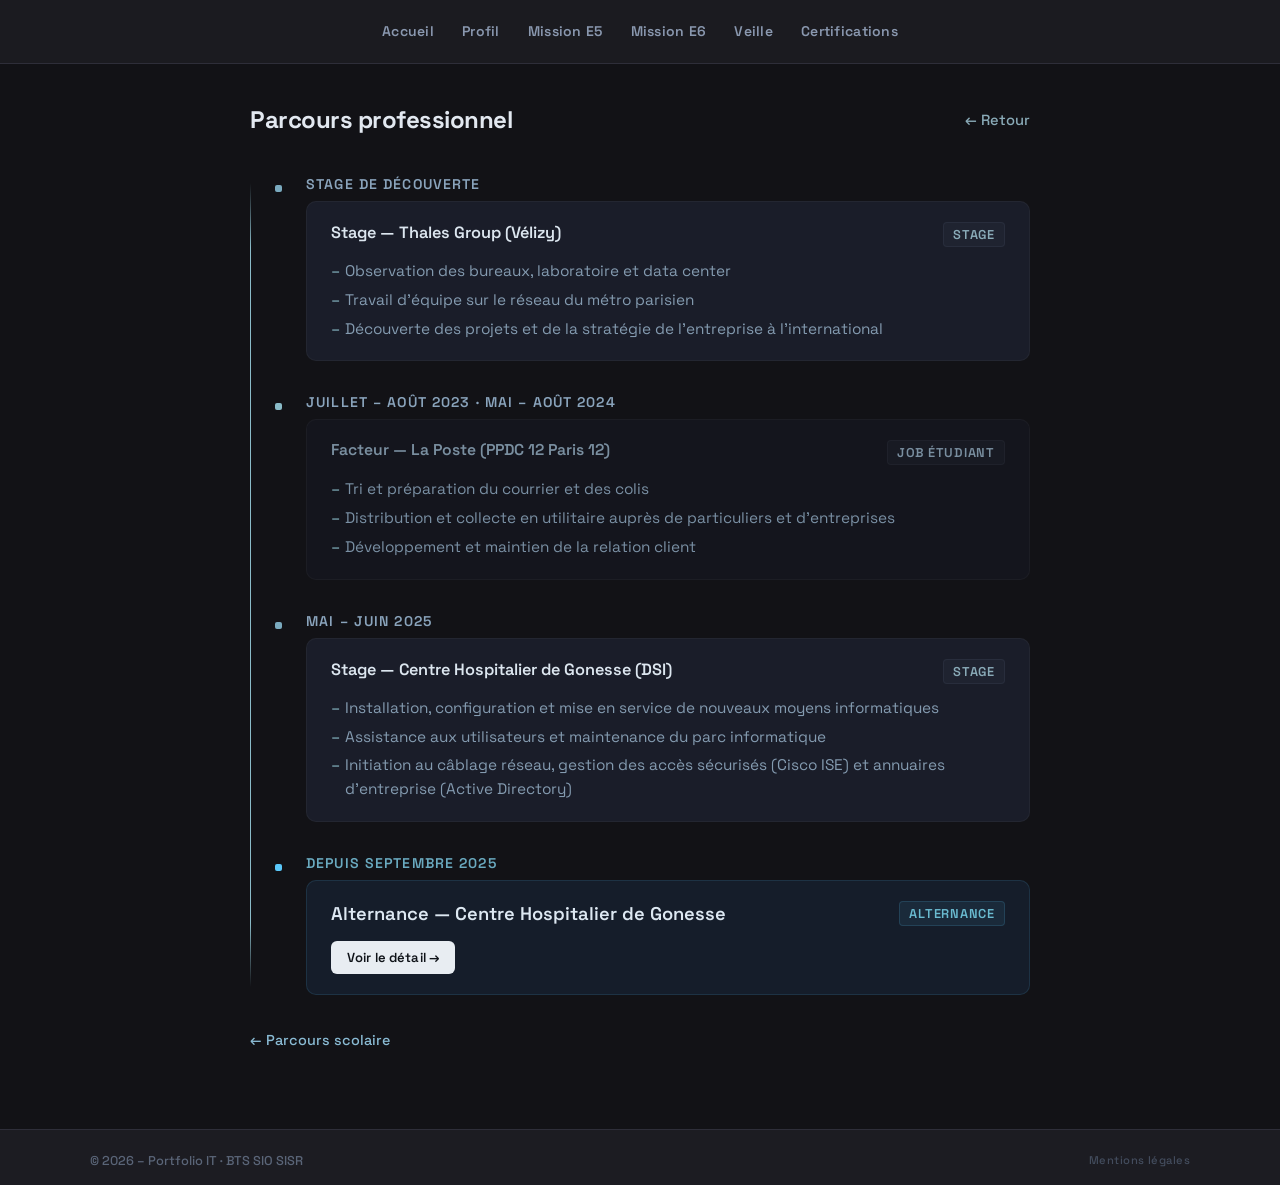
<file: parcours-professionnel.html>
<!DOCTYPE html>
<html lang="fr">
<head>
  <meta charset="UTF-8" />
  <meta name="viewport" content="width=device-width, initial-scale=1" />
  <title>Parcours professionnel – Yann BEN FERHAT</title>
  <link rel="icon" type="image/svg+xml" href="favicon.svg" />
  <link rel="stylesheet" href="style.css" />
  <style>
    .parcours-page {
      max-width: 780px;
      width: 90%;
      margin: calc(var(--header-h) + 40px) auto 80px auto;
    }

    .page-header {
      display: flex;
      align-items: center;
      justify-content: space-between;
      margin-bottom: 40px;
    }
    .page-title {
      font-size: 1.5rem;
      font-weight: 700;
      color: #e2e8f0;
      letter-spacing: -0.02em;
    }
    .back-btn {
      display: inline-flex;
      align-items: center;
      gap: 6px;
      color: #8aabb8;
      font-size: 0.92rem;
      font-weight: 500;
      text-decoration: none;
      transition: color 0.2s;
    }
    .back-btn:hover { color: #7aa6d9; }

    .tl {
      position: relative;
      padding-left: 28px;
      display: flex;
      flex-direction: column;
      gap: 0;
    }
    .tl::before {
      content: '';
      position: absolute;
      left: 0;
      top: 8px;
      bottom: 8px;
      width: 1px;
      background: linear-gradient(to bottom, transparent, #8abbc8 8%, #8abbc8 92%, transparent);
    }

    .tl-item {
      position: relative;
      padding: 0 0 32px 28px;
    }
    .tl-item:last-child { padding-bottom: 0; }

    .tl-item::before {
      content: '';
      position: absolute;
      left: -3px;
      top: 10px;
      width: 7px;
      height: 7px;
      background: #7aaabf;
      border-radius: 2px;
    }
    .tl-item.featured::before { background: #5ac8fa; }
    .tl-item.minor::before   { background: #8abbc8; }

    .tl-date {
      font-size: 0.88rem;
      font-weight: 600;
      letter-spacing: 0.08em;
      text-transform: uppercase;
      color: #8aa4bc;
      margin-bottom: 8px;
    }
    .tl-item.featured .tl-date { color: #6aaac0; }

    .tl-card {
      background: rgba(28, 32, 44, 0.9);
      border: 1px solid rgba(255,255,255,0.04);
      border-radius: 10px;
      padding: 20px 24px;
    }
    .tl-item.featured .tl-card {
      border-color: rgba(90,200,250,0.12);
      background: rgba(22, 30, 44, 0.97);
    }
    .tl-item.minor .tl-card {
      background: rgba(22, 24, 34, 0.7);
      border-color: rgba(255,255,255,0.03);
    }

    .tl-card-header {
      display: flex;
      align-items: flex-start;
      justify-content: space-between;
      gap: 12px;
      margin-bottom: 12px;
    }

    .tl-title {
      font-size: 1.02rem;
      font-weight: 600;
      color: #dce6ef;
      line-height: 1.4;
      text-decoration: none;
    }
    .tl-title-link {
      font-size: 1.02rem;
      font-weight: 600;
      color: #dce6ef;
      line-height: 1.4;
      text-decoration: none;
      display: inline-flex;
      align-items: center;
      gap: 6px;
      transition: color 0.2s;
    }
    .tl-title-link:hover { color: #5ac8fa; }
    .tl-title-link::after {
      content: '↗';
      font-size: 0.86rem;
      opacity: 0.5;
      transition: opacity 0.2s;
    }
    .tl-title-link:hover::after { opacity: 1; }
    .tl-item.featured .tl-title,
    .tl-item.featured .tl-title-link { color: #dde8f2; font-size: 1.15rem; }
    .tl-item.minor .tl-title   { color: #7a8fa0; font-size: 0.98rem; }

    .tl-tag {
      font-size: 0.8rem;
      font-weight: 600;
      letter-spacing: 0.06em;
      text-transform: uppercase;
      padding: 3px 9px;
      border-radius: 4px;
      white-space: nowrap;
      flex-shrink: 0;
    }
    .tag-alternance { background: rgba(90,200,250,0.08); color: #6abbd0; border: 1px solid rgba(90,200,250,0.15); }
    .tag-stage      { background: rgba(100,116,139,0.08); color: #8aabb8; border: 1px solid rgba(100,116,139,0.12); }
    .tag-job        { background: rgba(100,116,139,0.06); color: #7a8fa0; border: 1px solid rgba(100,116,139,0.08); }

    .tl-list {
      list-style: none;
      margin: 0; padding: 0;
      display: flex;
      flex-direction: column;
      gap: 5px;
    }
    .tl-list li {
      font-size: 0.96rem;
      color: #849bb0;
      line-height: 1.55;
      padding-left: 14px;
      position: relative;
    }
    .tl-item.featured .tl-list li { color: #8aaabb; }
    .tl-item.minor    .tl-list li { color: #7a90a4; }
    .tl-list li::before {
      content: '–';
      position: absolute;
      left: 0;
      color: #8abbc8;
    }
    .tl-item.featured .tl-list li::before { color: #7aaabf; }

    .page-nav {
      display: flex;
      justify-content: flex-start;
      margin-top: 36px;
    }
  </style>
</head>
<body>
<header></header>

<div class="parcours-page">
  <div class="page-header">
    <div class="page-title">Parcours professionnel</div>
    <a href="profil.html" class="back-btn">← Retour</a>
  </div>

  <div class="tl">

    <!-- Thales – le plus ancien -->
    <div class="tl-item">
      <div class="tl-date">Stage de découverte</div>
      <div class="tl-card">
        <div class="tl-card-header">
          <div class="tl-title">Stage — Thales Group (Vélizy)</div>
          <span class="tl-tag tag-stage">Stage</span>
        </div>
        <ul class="tl-list">
          <li>Observation des bureaux, laboratoire et data center</li>
          <li>Travail d'équipe sur le réseau du métro parisien</li>
          <li>Découverte des projets et de la stratégie de l'entreprise à l'international</li>
        </ul>
      </div>
    </div>

    <!-- La Poste -->
    <div class="tl-item minor">
      <div class="tl-date">Juillet – août 2023 · Mai – août 2024</div>
      <div class="tl-card">
        <div class="tl-card-header">
          <div class="tl-title">Facteur — La Poste (PPDC 12 Paris 12)</div>
          <span class="tl-tag tag-job">Job étudiant</span>
        </div>
        <ul class="tl-list">
          <li>Tri et préparation du courrier et des colis</li>
          <li>Distribution et collecte en utilitaire auprès de particuliers et d'entreprises</li>
          <li>Développement et maintien de la relation client</li>
        </ul>
      </div>
    </div>

    <!-- Stage CH Gonesse -->
    <div class="tl-item">
      <div class="tl-date">Mai – Juin 2025</div>
      <div class="tl-card">
        <div class="tl-card-header">
          <div class="tl-title">Stage — Centre Hospitalier de Gonesse (DSI)</div>
          <span class="tl-tag tag-stage">Stage</span>
        </div>
        <ul class="tl-list">
          <li>Installation, configuration et mise en service de nouveaux moyens informatiques</li>
          <li>Assistance aux utilisateurs et maintenance du parc informatique</li>
          <li>Initiation au câblage réseau, gestion des accès sécurisés (Cisco ISE) et annuaires d'entreprise (Active Directory)</li>
        </ul>
      </div>
    </div>

    <!-- Alternance – la plus récente, mise en avant -->
    <div class="tl-item featured">
      <div class="tl-date">Depuis septembre 2025</div>
      <div class="tl-card">
        <div class="tl-card-header">
          <div class="tl-title" style="color:#dde8f2;">Alternance — Centre Hospitalier de Gonesse</div>
          <span class="tl-tag tag-alternance">Alternance</span>
        </div>
        <div style="margin-top:14px;">
          <a href="alternance.html" class="btn-primary" style="font-size:0.82rem;padding:8px 16px;display:inline-flex;">Voir le détail →</a>
        </div>
      </div>
    </div>

  </div>

  <div class="page-nav">
    <a href="parcours-scolaire.html" class="back-btn" style="color:#8abbd4;font-size:0.9rem;">← Parcours scolaire</a>
  </div>

</div>

<footer></footer>
<script src="nav.js"></script>
</body>
</html>
</file>
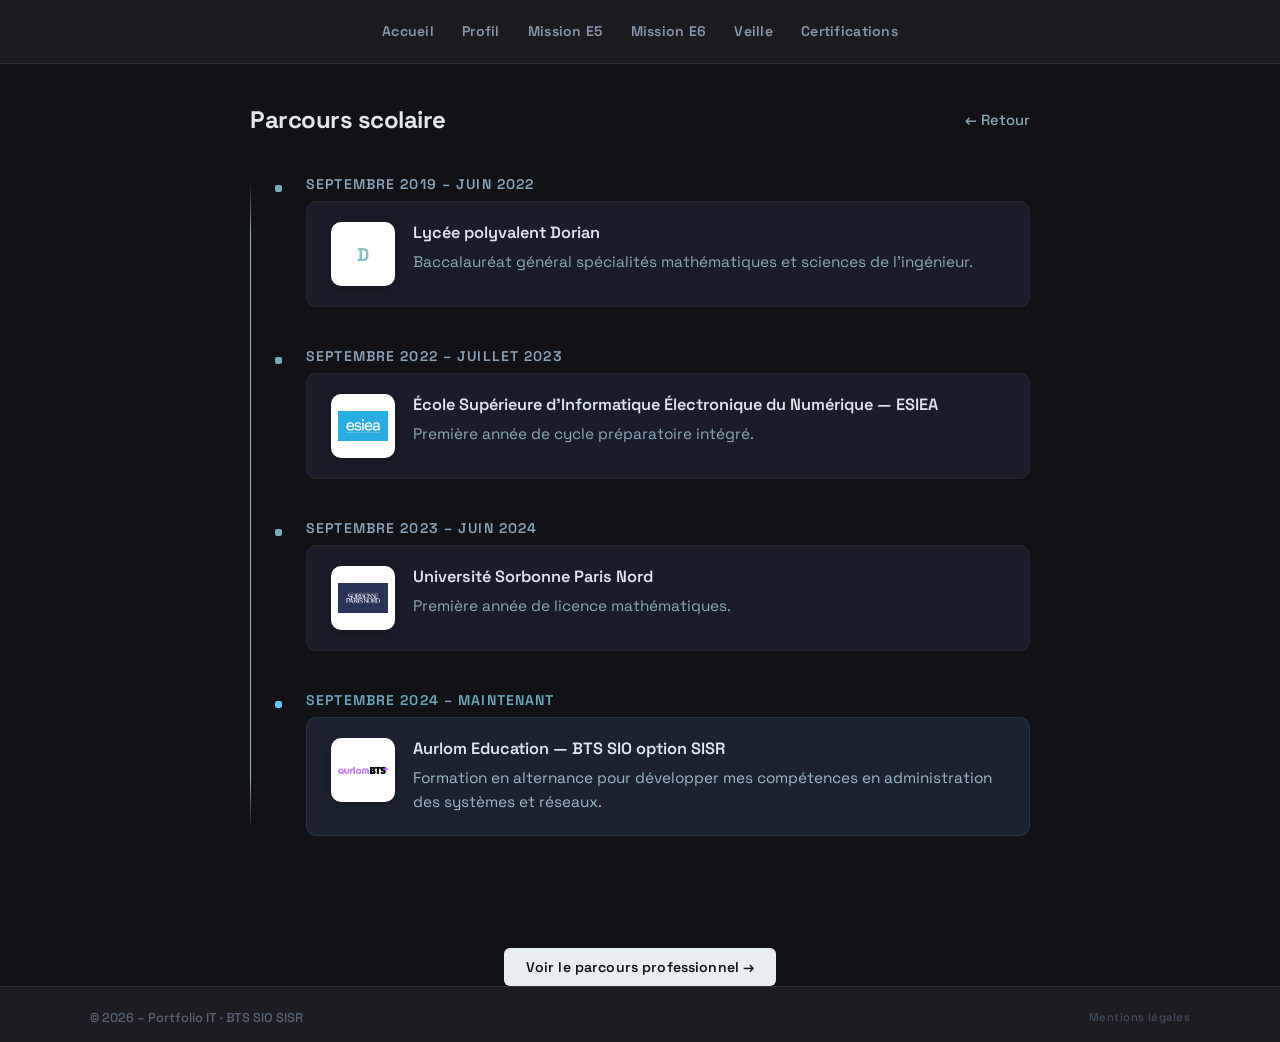
<file: parcours-scolaire.html>
<!DOCTYPE html>
<html lang="fr">
<head>
  <meta charset="UTF-8" />
  <meta name="viewport" content="width=device-width, initial-scale=1" />
  <title>Parcours scolaire – Yann BEN FERHAT</title>
  <link rel="icon" type="image/svg+xml" href="favicon.svg" />
  <link rel="stylesheet" href="style.css" />
  <style>
    .parcours-page {
      max-width: 780px;
      width: 90%;
      margin: calc(var(--header-h) + 40px) auto 80px auto;
    }

    .page-header {
      display: flex;
      align-items: center;
      justify-content: space-between;
      margin-bottom: 40px;
    }
    .page-title {
      font-size: 1.5rem;
      font-weight: 700;
      color: #e2e8f0;
      letter-spacing: -0.02em;
    }
    .back-btn {
      display: inline-flex;
      align-items: center;
      gap: 6px;
      color: #8aabb8;
      font-size: 0.92rem;
      font-weight: 500;
      text-decoration: none;
      transition: color 0.2s;
    }
    .back-btn:hover { color: #7aa6d9; }

    /* Timeline */
    .tl {
      position: relative;
      padding-left: 28px;
    }
    .tl::before {
      content: '';
      position: absolute;
      left: 0;
      top: 8px;
      bottom: 8px;
      width: 1px;
      background: linear-gradient(to bottom, transparent, #8abbc8 8%, #8abbc8 92%, transparent);
    }

    .tl-item {
      position: relative;
      padding: 0 0 40px 28px;
    }
    .tl-item:last-child { padding-bottom: 0; }

    /* Marqueur rectangulaire */
    .tl-item::before {
      content: '';
      position: absolute;
      left: -3px;
      top: 10px;
      width: 7px;
      height: 7px;
      background: #7aaabf;
      border-radius: 2px;
      transition: background 0.2s;
    }
    .tl-item.current::before {
      background: #5ac8fa;
    }

    .tl-date {
      font-size: 0.88rem;
      font-weight: 600;
      letter-spacing: 0.08em;
      text-transform: uppercase;
      color: #8aa4bc;
      margin-bottom: 8px;
    }
    .tl-item.current .tl-date { color: #6aaac0; }

    .tl-card {
      background: rgba(28, 32, 44, 0.9);
      border: 1px solid rgba(255,255,255,0.04);
      border-radius: 10px;
      padding: 20px 24px;
      display: flex;
      gap: 18px;
      align-items: flex-start;
    }
    .tl-item.current .tl-card {
      border-color: rgba(90,200,250,0.1);
      background: rgba(30, 36, 50, 0.95);
    }

    .tl-logo {
      width: 64px;
      height: 64px;
      border-radius: 10px;
      background: #ffffff;
      border: 1px solid rgba(255,255,255,0.1);
      display: flex;
      align-items: center;
      justify-content: center;
      flex-shrink: 0;
      overflow: hidden;
      padding: 6px;
      box-shadow: 0 2px 12px rgba(0,0,0,0.3);
    }
    .tl-logo img {
      width: 100%;
      height: 100%;
      object-fit: contain;
    }
    .tl-logo .tl-initial {
      font-size: 1.15rem;
      font-weight: 700;
      color: #8abbc8;
    }

    .tl-body { flex: 1; }
    .tl-title {
      font-size: 1.02rem;
      font-weight: 600;
      color: #dce6ef;
      margin-bottom: 5px;
      line-height: 1.4;
    }
    .tl-item.current .tl-title { color: #dde8f2; }
    .tl-desc {
      font-size: 0.96rem;
      color: #8aaabb;
      line-height: 1.6;
    }
    .tl-item.current .tl-desc { color: #9abbc8; }
  </style>
</head>
<body>
<header></header>

<div class="parcours-page">
  <div class="page-header">
    <div class="page-title">Parcours scolaire</div>
<a href="profil.html" class="back-btn">← Retour</a>
  </div>

  <div class="tl">

    <div class="tl-item">
      <div class="tl-date">Septembre 2019 – Juin 2022</div>
      <div class="tl-card">
        <div class="tl-logo"><span class="tl-initial">D</span></div>
        <div class="tl-body">
          <div class="tl-title">Lycée polyvalent Dorian</div>
          <div class="tl-desc">Baccalauréat général spécialités mathématiques et sciences de l'ingénieur.</div>
        </div>
      </div>
    </div>

    <div class="tl-item">
      <div class="tl-date">Septembre 2022 – Juillet 2023</div>
      <div class="tl-card">
        <div class="tl-logo"><img src="images/esiea.png" alt="ESIEA"></div>
        <div class="tl-body">
          <div class="tl-title">École Supérieure d'Informatique Électronique du Numérique — ESIEA</div>
          <div class="tl-desc">Première année de cycle préparatoire intégré.</div>
        </div>
      </div>
    </div>

    <div class="tl-item">
      <div class="tl-date">Septembre 2023 – Juin 2024</div>
      <div class="tl-card">
        <div class="tl-logo"><img src="images/sorbonne.png" alt="Sorbonne"></div>
        <div class="tl-body">
          <div class="tl-title">Université Sorbonne Paris Nord</div>
          <div class="tl-desc">Première année de licence mathématiques.</div>
        </div>
      </div>
    </div>

    <div class="tl-item current">
      <div class="tl-date">Septembre 2024 – Maintenant</div>
      <div class="tl-card">
        <div class="tl-logo"><img src="images/aurlom.png" alt="Aurlom"></div>
        <div class="tl-body">
          <div class="tl-title">Aurlom Education — BTS SIO option SISR</div>
          <div class="tl-desc">Formation en alternance pour développer mes compétences en administration des systèmes et réseaux.</div>
        </div>
      </div>
    </div>

  </div>
</div>

<div style="max-width:780px;width:90%;margin:32px auto 0;display:flex;justify-content:center;">
  <a href="parcours-professionnel.html" class="btn-primary" style="font-size:0.88rem;padding:10px 22px;">Voir le parcours professionnel →</a>
</div>
<footer></footer>
<script src="nav.js"></script>
</body>
</html>
</file>
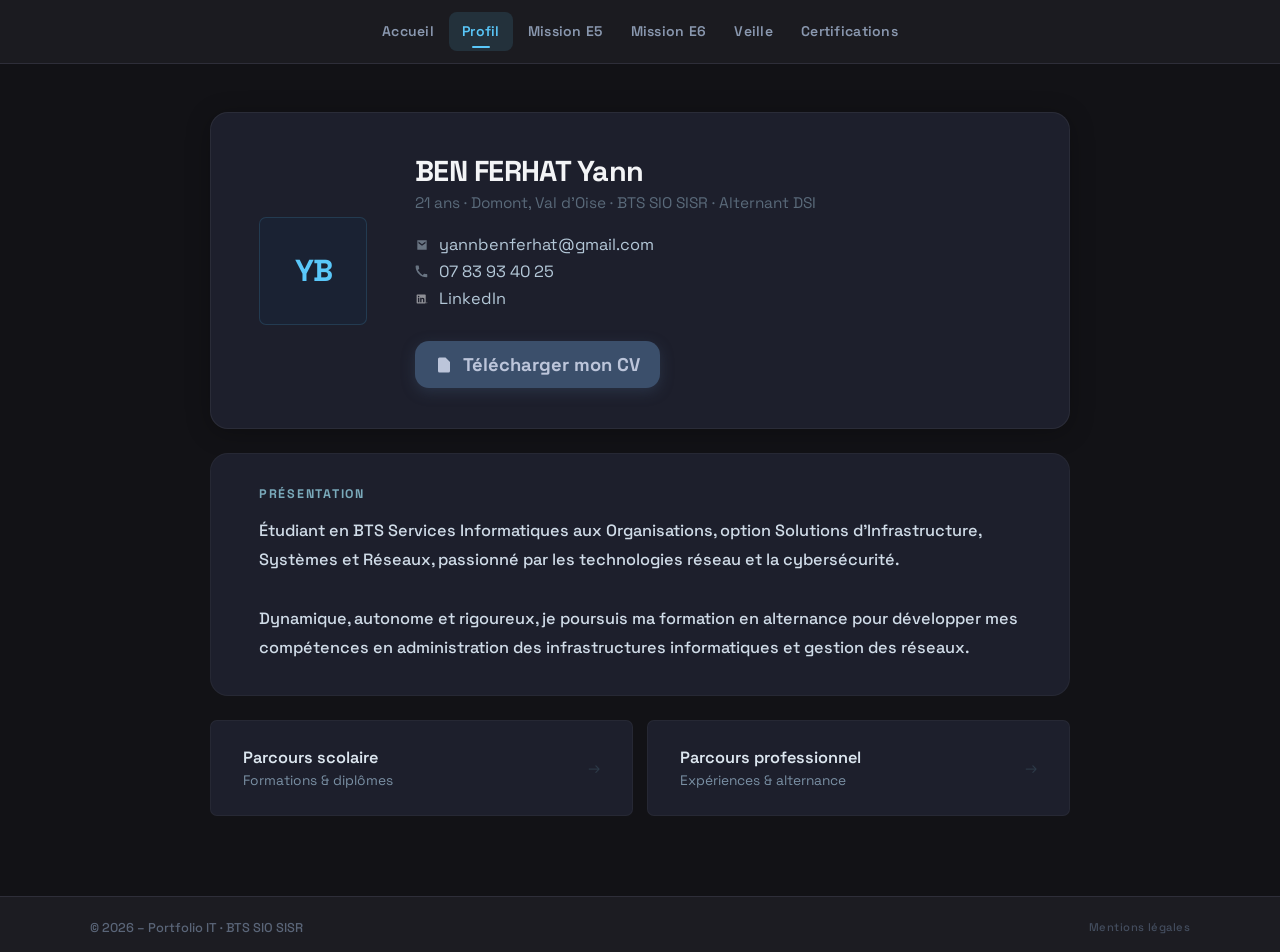
<file: profil.html>
<!DOCTYPE html>
<html lang="fr">
<head>
  <meta charset="UTF-8" />
  <meta name="viewport" content="width=device-width, initial-scale=1" />
  <title>Profil – Yann BEN FERHAT</title>
  <link rel="icon" type="image/svg+xml" href="favicon.svg" />
  <link rel="stylesheet" href="style.css" />
  <style>
    .profil-page {
      max-width: 860px;
      width: 90%;
      margin: calc(var(--header-h) + 48px) auto 80px auto;
      display: flex;
      flex-direction: column;
      gap: 24px;
    }

    /* ── Carte identité ── */
    .identity-card {
      background: rgba(30, 32, 45, 0.98);
      border: 1px solid rgba(255,255,255,0.06);
      border-radius: 18px;
      padding: 40px 48px;
      display: flex;
      gap: 48px;
      align-items: center;
      box-shadow: 0 4px 24px rgba(0,0,0,0.25);
    }

    .avatar {
      width: 108px;
      height: 108px;
      border-radius: 7px;
      background: #1a2233;
      border: 1px solid rgba(90,200,250,0.15);
      display: flex;
      align-items: center;
      justify-content: center;
      flex-shrink: 0;
      font-size: 1.9rem;
      font-weight: 700;
      color: #5ac8fa;
      letter-spacing: -1px;
    }

    .identity-info { flex: 1; }

    .identity-name {
      font-size: 1.8rem;
      font-weight: 700;
      color: #f3f4f6;
      letter-spacing: -0.02em;
      margin-bottom: 4px;
    }

    .identity-meta {
      color: #5a6a7a;
      font-size: 0.96rem;
      margin-bottom: 22px;
    }

    .contact-list {
      display: flex;
      flex-direction: column;
      gap: 6px;
      margin-bottom: 20px;
    }
    .contact-list a {
      color: #b4c8d8;
      font-size: 1.02rem;
      text-decoration: none;
      transition: color 0.2s;
      display: flex;
      align-items: center;
      gap: 10px;
    }
    .contact-list a:hover { color: #a0aec0; }
    .contact-list a svg, .contact-list a img {
      width: 14px; height: 14px; opacity: 0.5; flex-shrink: 0;
    }

    /* ── Bio ── */
    .bio-card {
      background: rgba(30, 32, 45, 0.98);
      border: 1px solid rgba(255,255,255,0.04);
      border-radius: 18px;
      padding: 32px 48px;
    }

    .section-label {
      font-size: 0.78rem;
      font-weight: 700;
      letter-spacing: 0.14em;
      text-transform: uppercase;
      color: #7aaabb;
      margin-bottom: 14px;
    }

    .bio-text {
      color: #d0dce8;
      font-size: 1.02rem;
      line-height: 1.8;
      font-weight: 500;
    }

    /* ── Parcours ── */
    .parcours-grid {
      display: grid;
      grid-template-columns: 1fr 1fr;
      gap: 14px;
    }

    .parcours-card {
      background: rgba(30, 32, 45, 0.98);
      border: 1px solid rgba(255,255,255,0.04);
      border-radius: 7px;
      padding: 26px 32px;
      text-decoration: none;
      display: flex;
      align-items: center;
      justify-content: space-between;
      transition: border-color 0.2s, transform 0.2s;
    }
    .parcours-card:hover {
      border-color: rgba(90,200,250,0.2);
      transform: translateY(-3px);
    }

    .parcours-title {
      font-size: 1.02rem;
      font-weight: 600;
      color: #dce6ef;
      margin-bottom: 3px;
    }
    .parcours-sub {
      font-size: 0.86rem;
      color: #7a90a4;
    }

    .parcours-arrow {
      color: #2d3a48;
      font-size: 0.95rem;
      transition: color 0.2s, transform 0.2s;
    }
    .parcours-card:hover .parcours-arrow {
      color: #5ac8fa;
      transform: translateX(3px);
    }
  </style>
</head>
<body>
<header></header>

<div class="profil-page">

  <div class="identity-card">
    <div class="avatar">YB</div>
    <div class="identity-info">
      <div class="identity-name">BEN FERHAT Yann</div>
      <div class="identity-meta">21 ans · Domont, Val d'Oise · BTS SIO SISR · Alternant DSI</div>
      <div class="contact-list">
        <a href="mailto:yannbenferhat@gmail.com">
          <svg viewBox="0 0 24 24" fill="currentColor"><path d="M4 4h16v16H4V4zm8 9.293l6-4.5V6l-6 4.5L6 6v2.793l6 4.5z"/></svg>
          yannbenferhat@gmail.com
        </a>
        <a href="tel:0783934025">
          <svg viewBox="0 0 24 24" fill="currentColor"><path d="M6.62 10.79a15.464 15.464 0 0 0 6.59 6.59l2.2-2.2a1 1 0 0 1 1.07-.24c1.12.45 2.33.68 3.57.68a1 1 0 0 1 1 1V20a1 1 0 0 1-1 1c-10.49 0-19-8.51-19-19a1 1 0 0 1 1-1h3.5a1 1 0 0 1 1 1c0 1.24.23 2.45.68 3.57a1 1 0 0 1-.24 1.07l-2.2 2.2z"/></svg>
          07 83 93 40 25
        </a>
        <a href="https://www.linkedin.com/in/yannbenferhat" target="_blank">
          <img src="LinkedIn-Icon-White-Logo.wine.svg" alt="LinkedIn" />
          LinkedIn
        </a>
      </div>
      <a href="docs/CV BEN FERHAT 2026.pdf" target="_blank" class="cv-link">
        <svg viewBox="0 0 24 24" fill="currentColor" width="16" height="16"><path d="M14 2H6a2 2 0 0 0-2 2v16a2 2 0 0 0 2 2h12a2 2 0 0 0 2-2V8l-6-6z"/><path d="M9 12h6M9 16h6" stroke="currentColor" stroke-width="2" stroke-linecap="round" fill="none"/></svg>
        Télécharger mon CV
      </a>
    </div>
  </div>

  <div class="bio-card">
    <div class="section-label">Présentation</div>
    <div class="bio-text">
      Étudiant en BTS Services Informatiques aux Organisations, option Solutions d'Infrastructure, Systèmes et Réseaux, passionné par les technologies réseau et la cybersécurité.<br><br>
      Dynamique, autonome et rigoureux, je poursuis ma formation en alternance pour développer mes compétences en administration des infrastructures informatiques et gestion des réseaux.
    </div>
  </div>

  <div class="parcours-grid">
    <a href="parcours-scolaire.html" class="parcours-card">
      <div>
        <div class="parcours-title">Parcours scolaire</div>
        <div class="parcours-sub">Formations & diplômes</div>
      </div>
      <span class="parcours-arrow">→</span>
    </a>
    <a href="parcours-professionnel.html" class="parcours-card">
      <div>
        <div class="parcours-title">Parcours professionnel</div>
        <div class="parcours-sub">Expériences & alternance</div>
      </div>
      <span class="parcours-arrow">→</span>
    </a>
  </div>

</div>

<footer></footer>
<script src="nav.js"></script>
<script>
  setTimeout(() => {
    const cards = document.querySelector('.parcours-grid');
    if (!cards) return;
    const target = cards.getBoundingClientRect().top + window.scrollY - (window.innerHeight / 2) + (cards.offsetHeight / 2);
    const start = window.scrollY;
    const distance = target - start;
    const duration = 900;
    let startTime = null;
    function easeInOutCubic(t) {
      return t < 0.5 ? 4*t*t*t : 1 - Math.pow(-2*t+2,3)/2;
    }
    function step(timestamp) {
      if (!startTime) startTime = timestamp;
      const progress = Math.min((timestamp - startTime) / duration, 1);
      window.scrollTo(0, start + distance * easeInOutCubic(progress));
      if (progress < 1) requestAnimationFrame(step);
    }
    requestAnimationFrame(step);
  }, 1200);
</script>
</body>
</html>
</file>
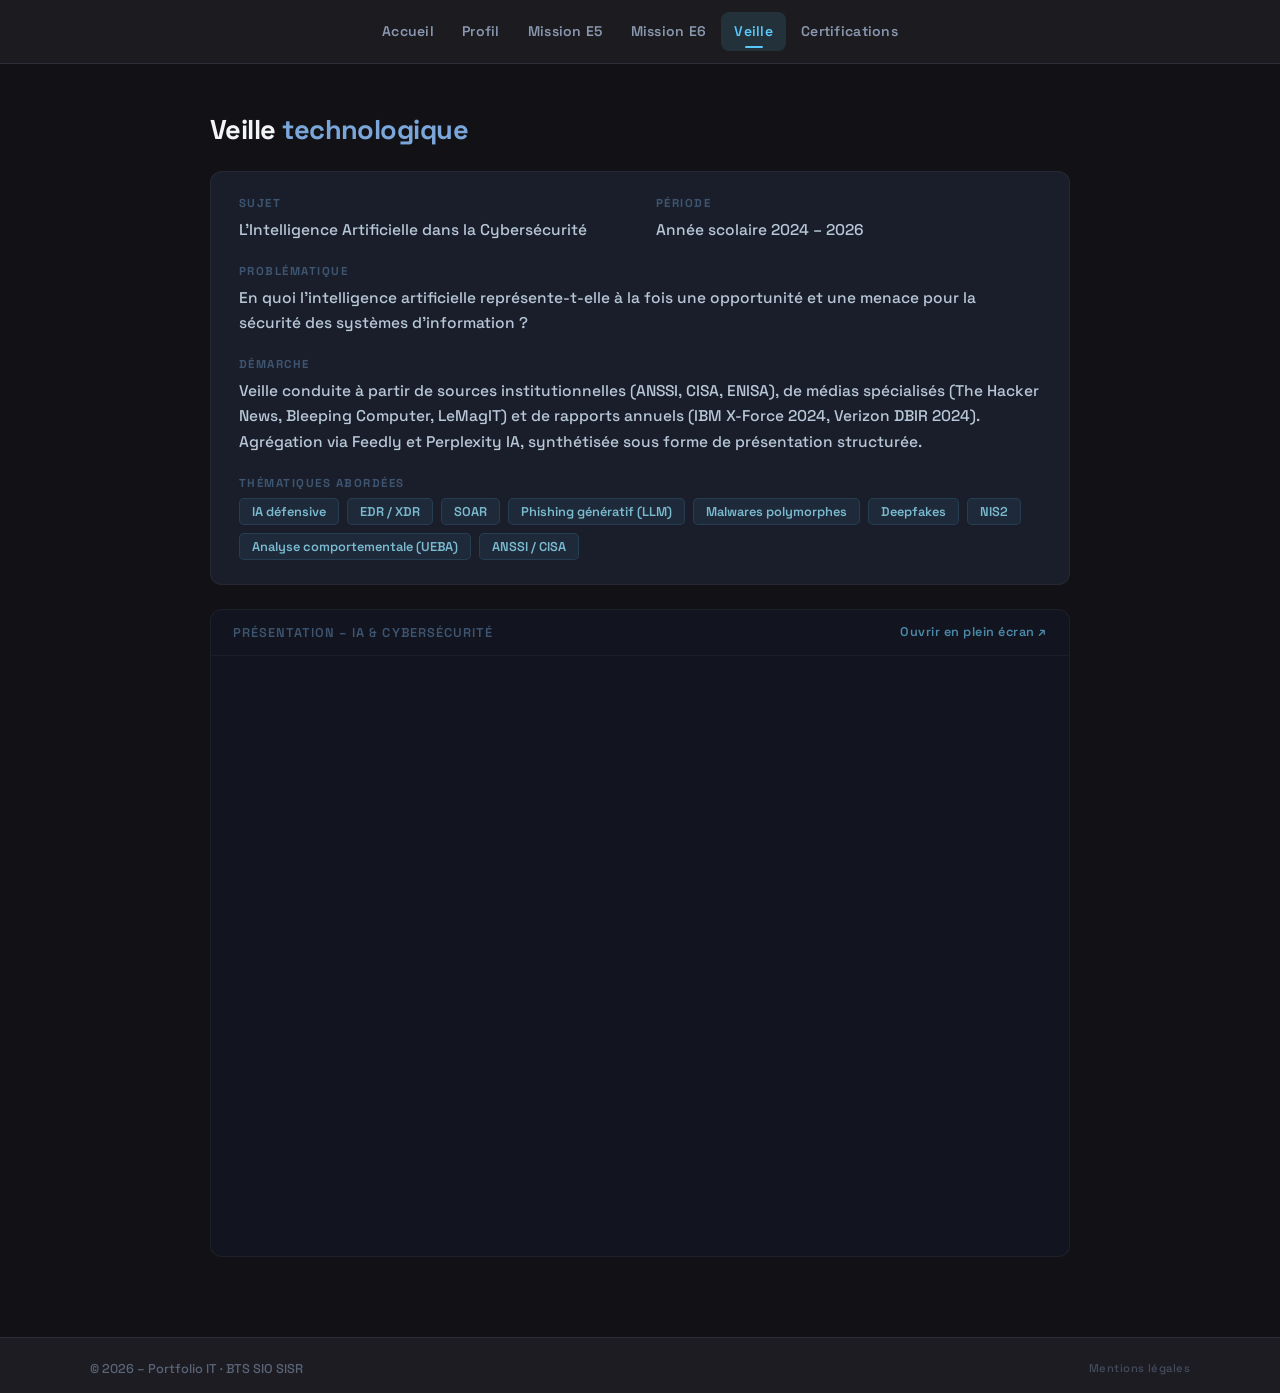
<file: veille.html>
<!DOCTYPE html>
<html lang="fr">
<head>
  <meta charset="UTF-8" />
  <meta name="viewport" content="width=device-width, initial-scale=1" />
  <title>Veille technologique – Yann BEN FERHAT</title>
  <link rel="icon" type="image/svg+xml" href="favicon.svg" />
  <link rel="stylesheet" href="style.css" />
  <style>
    .veille-page {
      max-width: 860px;
      width: 90%;
      margin: calc(var(--header-h) + 48px) auto 80px auto;
      display: flex;
      flex-direction: column;
      gap: 24px;
    }
    .veille-title {
      font-size: 1.7rem;
      font-weight: 700;
      color: #f3f4f6;
      letter-spacing: -0.02em;
    }
    .veille-title span { color: var(--accent3); }

    .context-card {
      background: rgba(28,32,44,0.95);
      border: 1px solid rgba(255,255,255,0.05);
      border-radius: 12px;
      padding: 24px 28px;
      display: grid;
      grid-template-columns: 1fr 1fr;
      gap: 20px 32px;
    }
    .context-label {
      font-size: 0.72rem;
      font-weight: 700;
      letter-spacing: 0.13em;
      text-transform: uppercase;
      color: #3d5570;
      margin-bottom: 8px;
    }
    .context-value {
      font-size: 0.97rem;
      color: #b8c8d8;
      line-height: 1.65;
      font-weight: 500;
    }
    .context-full {
      grid-column: 1 / -1;
    }

    .tags {
      display: flex;
      flex-wrap: wrap;
      gap: 8px;
      margin-top: 4px;
    }
    .tag {
      font-size: 0.8rem;
      font-weight: 600;
      padding: 4px 12px;
      border-radius: 5px;
      background: rgba(90,200,250,0.07);
      border: 1px solid rgba(90,200,250,0.13);
      color: #7abbd0;
    }

    .pdf-card {
      background: rgba(20,22,32,0.95);
      border: 1px solid rgba(255,255,255,0.05);
      border-radius: 12px;
      overflow: hidden;
    }
    .pdf-label {
      padding: 14px 22px;
      font-size: 0.8rem;
      font-weight: 600;
      letter-spacing: 0.08em;
      text-transform: uppercase;
      color: #3d5570;
      border-bottom: 1px solid rgba(255,255,255,0.04);
      display: flex;
      align-items: center;
      justify-content: space-between;
    }
    .pdf-label a {
      font-size: 0.79rem;
      color: #4a8aaa;
      text-decoration: none;
      font-weight: 600;
      letter-spacing: 0.04em;
      text-transform: none;
      transition: color 0.2s;
    }
    .pdf-label a:hover { color: #7abbd0; }
    .pdf-card iframe {
      width: 100%;
      height: 600px;
      border: none;
      display: block;
    }
  </style>
</head>
<body>
<header></header>

<div class="veille-page">
  <div class="veille-title">Veille <span>technologique</span></div>

  <div class="context-card">
    <div>
      <div class="context-label">Sujet</div>
      <div class="context-value">L'Intelligence Artificielle dans la Cybersécurité</div>
    </div>
    <div>
      <div class="context-label">Période</div>
      <div class="context-value">Année scolaire 2024 – 2026</div>
    </div>
    <div class="context-full">
      <div class="context-label">Problématique</div>
      <div class="context-value">
        En quoi l'intelligence artificielle représente-t-elle à la fois une opportunité et une menace pour la sécurité des systèmes d'information ?
      </div>
    </div>
    <div class="context-full">
      <div class="context-label">Démarche</div>
      <div class="context-value">
        Veille conduite à partir de sources institutionnelles (ANSSI, CISA, ENISA), de médias spécialisés (The Hacker News, Bleeping Computer, LeMagIT) et de rapports annuels (IBM X-Force 2024, Verizon DBIR 2024). Agrégation via Feedly et Perplexity IA, synthétisée sous forme de présentation structurée.
      </div>
    </div>
    <div class="context-full">
      <div class="context-label">Thématiques abordées</div>
      <div class="tags">
        <span class="tag">IA défensive</span>
        <span class="tag">EDR / XDR</span>
        <span class="tag">SOAR</span>
        <span class="tag">Phishing génératif (LLM)</span>
        <span class="tag">Malwares polymorphes</span>
        <span class="tag">Deepfakes</span>
        <span class="tag">NIS2</span>
        <span class="tag">Analyse comportementale (UEBA)</span>
        <span class="tag">ANSSI / CISA</span>
      </div>
    </div>
  </div>

  <div class="pdf-card">
    <div class="pdf-label">
      <span>Présentation – IA &amp; Cybersécurité</span>
      <a href="docs/veille_ia_cybersecurite_Final.pdf" target="_blank">Ouvrir en plein écran ↗</a>
    </div>
    <iframe
      src="docs/veille_ia_cybersecurite_Final.pdf"
      loading="lazy"
      title="Veille technologique – L'IA dans la Cybersécurité"
    ></iframe>
  </div>
</div>

<footer></footer>
<script src="nav.js"></script>
</body>
</html>
</file>
<file: style.css>
/* ============================================================
   Portfolio BTS SIO – Yann BEN FERHAT
   Feuille de style globale partagée
   ============================================================ */

@import url('https://fonts.googleapis.com/css2?family=Space+Grotesk:wght@300;400;500;600;700&display=swap');

*, *::before, *::after { box-sizing: border-box; }

:root {
  --bg:        #121216;
  --bg2:       #17171a;
  --bg3:       #1c1c22;
  --border:    #2e2e39;
  --text:      #cbd5e1;
  --text-dim:  #8a98af;
  --accent:    #5ac8fa;
  --accent2:   #6db0ff;
  --accent3:   #7aa6d9;
  --link:      #4f81bd;
  --link-h:    #a6c8ff;
  --header-h:  64px;
}

body {
  font-family: 'Space Grotesk', sans-serif;
  background: var(--bg);
  color: #cbd5e1;
  margin: 0;
  min-height: 100vh;
  display: flex;
  flex-direction: column;
}

/* --- Header & Nav --- */
header {
  background: rgba(28, 28, 34, 0.97);
  backdrop-filter: blur(10px);
  position: fixed;
  width: 100%;
  height: var(--header-h);
  top: 0;
  border-bottom: 1px solid var(--border);
  z-index: 1000;
  display: flex;
  align-items: center;
}

header nav { width: 100%; }

header nav ul {
  list-style: none;
  display: flex;
  justify-content: center;
  align-items: center;
  margin: 0; padding: 0;
  gap: 2px;
}

header nav a {
  color: var(--text-dim);
  text-decoration: none;
  font-weight: 600;
  font-size: 0.875rem;
  letter-spacing: 0.02em;
  padding: 8px 13px;
  border-radius: 8px;
  transition: color 0.25s, background 0.25s;
  display: block;
  white-space: nowrap;
}

header nav a:hover {
  color: var(--accent);
  background: rgba(90, 200, 250, 0.07);
}

header nav a.active {
  color: var(--accent);
  background: rgba(90, 200, 250, 0.12);
  position: relative;
}

header nav a.active::after {
  content: '';
  position: absolute;
  bottom: 3px;
  left: 50%;
  transform: translateX(-50%);
  width: 18px;
  height: 2px;
  background: var(--accent);
  border-radius: 2px;
}

/* --- Footer --- */
footer {
  background: var(--bg3);
  border-top: 1px solid var(--border);
  margin-top: auto;
  padding: 22px 24px 16px;
}
.footer-inner {
  max-width: 900px;
  margin: 0 auto;
  display: flex;
  align-items: center;
  justify-content: space-between;
  gap: 16px;
  flex-wrap: wrap;
}
.footer-brand {
  font-weight: 700;
  font-size: 0.95rem;
  color: #7aa6d9;
  letter-spacing: 0.03em;
}
.footer-links {
  display: flex;
  gap: 18px;
  align-items: center;
}
.footer-links a {
  color: #808898;
  text-decoration: none;
  font-size: 0.92rem;
  transition: color 0.2s;
}
.footer-links a:hover { color: var(--accent); }
.footer-copy {
  color: #6a7a8a;
  font-size: 0.86rem;
  width: 100%;
  text-align: center;
  margin-top: 12px;
  border-top: 1px solid #2a2a35;
  padding-top: 10px;
}
footer p { margin: 0; }

/* Pied de page : copyright à gauche, mentions légales discrètes à droite */
.site-footer-inner {
  max-width: 1100px;
  margin: 0 auto;
  display: flex;
  align-items: center;
  justify-content: flex-end;
  gap: 16px;
  flex-wrap: wrap;
}
.site-footer-copy {
  flex: 1;
  min-width: min(200px, 100%);
  margin: 0;
  font-size: 0.8rem;
  color: #5a6578;
  font-weight: 500;
}
.site-footer-legal {
  flex-shrink: 0;
  font-size: 0.7rem;
  font-weight: 500;
  letter-spacing: 0.04em;
  color: #4a5568;
  text-decoration: none;
  opacity: 0.85;
  transition: color 0.2s, opacity 0.2s;
}
.site-footer-legal:hover {
  color: #6b7c90;
  opacity: 1;
  text-decoration: underline;
}

/* --- Common container --- */
.container {
  max-width: 900px;
  margin: calc(var(--header-h) + 40px) auto 60px auto;
  background: rgba(30, 32, 45, 0.98);
  border-radius: 14px;
  padding: 36px 32px;
  box-shadow: 0 4px 32px rgba(0,0,0,0.28);
  width: 90%;
  text-align: center;
}

h1, h2 { color: var(--accent2); font-weight: 700; text-align: center; }
h1 { margin-bottom: 28px; }
h2 { font-size: 1.35rem; margin-top: 32px; }

/* --- Buttons --- */
.btn-primary {
  display: inline-flex;
  align-items: center;
  gap: 10px;
  padding: 10px 20px;
  background: #e8edf2;
  color: #0f1318;
  font-weight: 600;
  border: none;
  border-radius: 6px;
  font-size: 1.02rem;
  text-decoration: none;
  transition: background 0.2s, transform 0.15s;
  cursor: pointer;
  letter-spacing: 0.01em;
}
.btn-primary:hover {
  background: #ffffff;
  transform: translateY(-1px);
}

.cv-link {
  display: inline-flex;
  align-items: center;
  gap: 10px;
  padding: 12px 20px;
  background: #3b4f6b;
  color: #bcc5da;
  border-radius: 14px;
  text-decoration: none;
  font-weight: 700;
  font-size: 1.15rem;
  box-shadow: 0 4px 14px rgba(59,79,107,0.4);
  transition: background 0.3s, color 0.3s, transform 0.2s;
  max-width: fit-content;
  white-space: nowrap;
  margin-top: 12px;
}
.cv-link svg { width: 18px; height: 18px; fill: #bcc5da; transition: fill 0.3s; }
.cv-link:hover { background: #ffffff; color: #0f1318; transform: translateY(-2px); }
.cv-link:hover svg { fill: #0f1318; }

/* --- Timeline --- */

.timeline-item h3 img { width: 80px; height: auto; }

/* --- Roles block --- */

/* --- Mission buttons --- */
.missions-grid {
  display: flex;
  justify-content: center;
  flex-wrap: wrap;
  gap: 20px;
  margin-top: 16px;
}
.mission-btn {
  display: flex;
  align-items: center;
  justify-content: center;
  min-width: 200px;
  padding: 14px 20px;
  font-size: 1.15rem;
  background: linear-gradient(90deg, #405d9b 20%, #6db0ff 100%);
  color: #fff;
  font-weight: 600;
  border: none;
  border-radius: 10px;
  text-decoration: none;
  transition: background 0.2s, transform 0.15s;
  cursor: pointer;
  text-align: center;
}
.mission-btn:hover { background: linear-gradient(90deg, #26406b 0%, #7aa6d9 100%); color: #d1e4ff; transform: scale(1.04); }

/* --- Profile page --- */
.profile-container {
  max-width: 900px;
  width: 100%;
  margin: calc(var(--header-h) + 40px) auto 60px auto;
  padding: 0 32px;
}
.profile-info-row {
  display: flex;
  width: 100%;
  gap: 48px;
  align-items: center;
  margin-bottom: 48px;
  flex-wrap: wrap;
  padding: 40px 0;
  border-bottom: 1px solid rgba(122,138,171,0.12);
}
.profile-photo-holder {
  width: 160px; height: 160px;
  border-radius: 50%;
  background: #23233d;
  overflow: hidden;
  display: flex;
  align-items: center;
  justify-content: center;
  box-shadow: 0 2px 20px rgba(122,166,217,0.2);
  flex-shrink: 0;
}
.profile-name { font-size: 2.1rem; font-weight: 700; color: #f3f4f6; letter-spacing: -0.02em; }
.profile-age-location { font-size: 1.15rem; color: #c0cad8; display: flex; align-items: center; gap: 6px; }
.profile-contact-list { display: flex; flex-direction: column; gap: 8px; margin-top: 6px; }
.profile-contact { color: var(--accent3); font-weight: 500; text-decoration: none; font-size: 1.15rem; display: flex; align-items: center; gap: 8px; transition: color 0.25s; }
.profile-contact:hover { color: #a0bcd0; }
.profile-contact svg, .profile-contact img { width: 20px; height: 20px; opacity: 0.7; transition: opacity 0.2s; }
.profile-contact:hover svg, .profile-contact:hover img { opacity: 1; }
.presentation-center {
  background: #222833;
  border: 1px solid #445261;
  border-radius: 14px;
  padding: 32px 48px;
  text-align: center;
  margin-top: 8px;
}
.profile-subtitle { font-size: 1.35rem; color: var(--accent2); font-weight: 700; margin-bottom: 12px; }
.profile-content { max-width: 640px; color: #d4dfe8; font-size: 1.15rem; line-height: 1.55; margin: 0 auto; }
.profile-menu-btns { display: flex; gap: 24px; justify-content: center; flex-wrap: wrap; margin-top: 20px; }
.link-btn {
  background: #3b4f6b; color: #cbd6eb;
  text-decoration: none;
  padding: 14px 40px; border-radius: 20px;
  font-size: 1.15rem; font-weight: 700;
  box-shadow: 0 4px 15px rgba(59,79,107,0.35);
  transition: background 0.3s, transform 0.25s;
  display: inline-block;
}
.link-btn:hover { background: #ffffff; transform: translateY(-2px); }

/* --- Alternance page --- */
#hospital-logo { display: block; margin: 0 auto 12px auto; width: 88px; height: auto; border-radius: 10px; }
#hospital-image { display: block; margin: 24px auto 10px auto; width: 72%; max-width: 440px; border-radius: 16px; object-fit: cover; }

/* --- Empty state --- */
.empty-state { text-align: center; color: var(--text-dim); padding: 48px 20px; font-size: 1.15rem; }
.empty-state .icon { font-size: 2.5rem; margin-bottom: 12px; }

/* --- Competences link --- */
.competences-link {
  display: inline-block;
  margin-bottom: 28px;
  font-size: 1.15rem;
  color: var(--accent3);
  text-decoration: underline;
  font-weight: 600;
  padding: 8px 16px;
  border-radius: 6px;
  transition: background 0.18s;
}
.competences-link:hover { background: #232d47; }

/* --- Utility --- */
strong { color: var(--accent3); font-weight: 700; }
section { margin-bottom: 28px; }
ul { margin: 8px 0 14px 36px; line-height: 1.65; }
</file>
